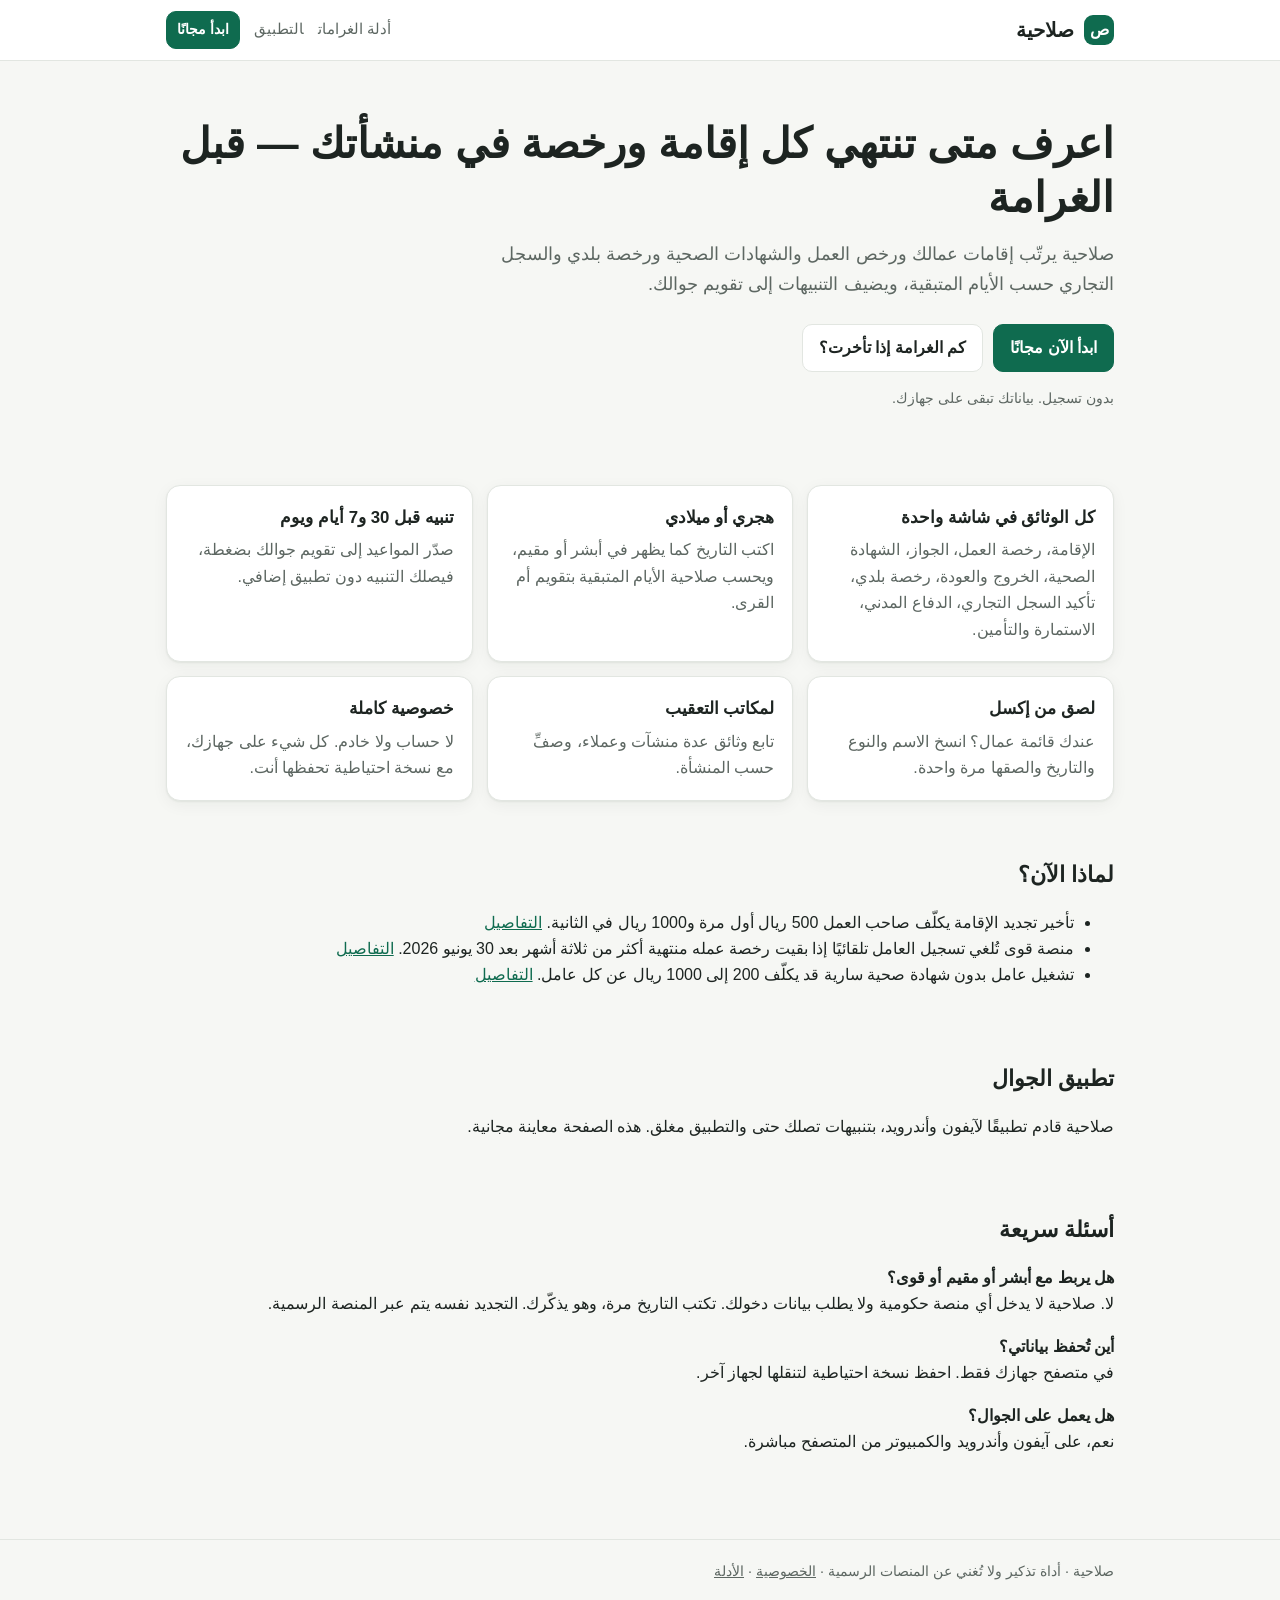
<file: index.html>
<!doctype html>
<html lang="ar" dir="rtl">
<head>
<meta charset="utf-8">
<meta name="viewport" content="width=device-width, initial-scale=1">
<meta http-equiv="Content-Security-Policy" content="default-src 'self'; script-src 'self'; style-src 'self'; img-src 'self' data:; connect-src 'none'; object-src 'none'; base-uri 'none'; form-action 'none'">
<title>صلاحية — برنامج تنبيه انتهاء الإقامات والوثائق للمنشآت</title>
<meta name="description" content="تابع إقامات عمالك ورخص العمل والشهادات الصحية ورخصة بلدي والسجل التجاري في شاشة واحدة، مع تنبيهات في تقويم جوالك قبل الانتهاء. مجاني، وبياناتك تبقى على جهازك.">
<link rel="canonical" href="https://ajxzxn.github.io/salahiya/">
<meta property="og:title" content="صلاحية — قبل أن تنتهي الإقامة وتأتي الغرامة">
<meta property="og:description" content="كل وثائق منشأتك وعمالها مرتبة حسب الأيام المتبقية، مع تنبيهات في التقويم.">
<meta property="og:type" content="website">
<meta property="og:url" content="https://ajxzxn.github.io/salahiya/">
<link rel="icon" href="assets/icon.svg" type="image/svg+xml">
<link rel="stylesheet" href="assets/style.css">
</head>
<body>
<header class="top"><div class="wrap">
  <a class="logo" href="./"><span class="mark" aria-hidden="true">ص</span>صلاحية</a>
  <nav class="top"><a href="guides/" class="hide-sm">أدلة الغرامات</a><a href="#apps" class="hide-sm">التطبيق</a><a class="btn primary small" href="app.html">ابدأ مجانًا</a></nav>
</div></header>

<main class="wrap">
  <section class="hero">
    <h1>اعرف متى تنتهي كل إقامة ورخصة في منشأتك — قبل الغرامة</h1>
    <p class="lead">صلاحية يرتّب إقامات عمالك ورخص العمل والشهادات الصحية ورخصة بلدي والسجل التجاري حسب الأيام المتبقية، ويضيف التنبيهات إلى تقويم جوالك.</p>
    <div class="cta-row"><a class="btn primary" href="app.html">ابدأ الآن مجانًا</a><a class="btn" href="guides/">كم الغرامة إذا تأخرت؟</a></div>
    <p class="note">بدون تسجيل. بياناتك تبقى على جهازك.</p>
  </section>

  <div class="grid3">
    <div class="card"><h3>كل الوثائق في شاشة واحدة</h3><p>الإقامة، رخصة العمل، الجواز، الشهادة الصحية، الخروج والعودة، رخصة بلدي، تأكيد السجل التجاري، الدفاع المدني، الاستمارة والتأمين.</p></div>
    <div class="card"><h3>هجري أو ميلادي</h3><p>اكتب التاريخ كما يظهر في أبشر أو مقيم، ويحسب صلاحية الأيام المتبقية بتقويم أم القرى.</p></div>
    <div class="card"><h3>تنبيه قبل 30 و7 أيام ويوم</h3><p>صدّر المواعيد إلى تقويم جوالك بضغطة، فيصلك التنبيه دون تطبيق إضافي.</p></div>
    <div class="card"><h3>لصق من إكسل</h3><p>عندك قائمة عمال؟ انسخ الاسم والنوع والتاريخ والصقها مرة واحدة.</p></div>
    <div class="card"><h3>لمكاتب التعقيب</h3><p>تابع وثائق عدة منشآت وعملاء، وصفِّ حسب المنشأة.</p></div>
    <div class="card"><h3>خصوصية كاملة</h3><p>لا حساب ولا خادم. كل شيء على جهازك، مع نسخة احتياطية تحفظها أنت.</p></div>
  </div>

  <section class="block">
    <h2>لماذا الآن؟</h2>
    <ul>
      <li>تأخير تجديد الإقامة يكلّف صاحب العمل 500 ريال أول مرة و1000 ريال في الثانية. <a href="guides/iqama-renewal-fine.html">التفاصيل</a></li>
      <li>منصة قوى تُلغي تسجيل العامل تلقائيًا إذا بقيت رخصة عمله منتهية أكثر من ثلاثة أشهر بعد 30 يونيو 2026. <a href="guides/qiwa-expired-work-permit-2026.html">التفاصيل</a></li>
      <li>تشغيل عامل بدون شهادة صحية سارية قد يكلّف 200 إلى 1000 ريال عن كل عامل. <a href="guides/health-certificate-fine.html">التفاصيل</a></li>
    </ul>
  </section>

  <section class="block" id="apps">
    <h2>تطبيق الجوال</h2>
    <p>صلاحية قادم تطبيقًا لآيفون وأندرويد، بتنبيهات تصلك حتى والتطبيق مغلق. هذه الصفحة معاينة مجانية.</p>
  </section>

  <section class="block">
    <h2>أسئلة سريعة</h2>
    <p><b>هل يربط مع أبشر أو مقيم أو قوى؟</b><br>لا. صلاحية لا يدخل أي منصة حكومية ولا يطلب بيانات دخولك. تكتب التاريخ مرة، وهو يذكّرك. التجديد نفسه يتم عبر المنصة الرسمية.</p>
    <p><b>أين تُحفظ بياناتي؟</b><br>في متصفح جهازك فقط. احفظ نسخة احتياطية لتنقلها لجهاز آخر.</p>
    <p><b>هل يعمل على الجوال؟</b><br>نعم، على آيفون وأندرويد والكمبيوتر من المتصفح مباشرة.</p>
  </section>
</main>

<footer class="bottom"><div class="wrap">
  صلاحية · أداة تذكير ولا تُغني عن المنصات الرسمية · <a href="privacy.html">الخصوصية</a> · <a href="guides/">الأدلة</a>
</div></footer>
</body>
</html>
</file>
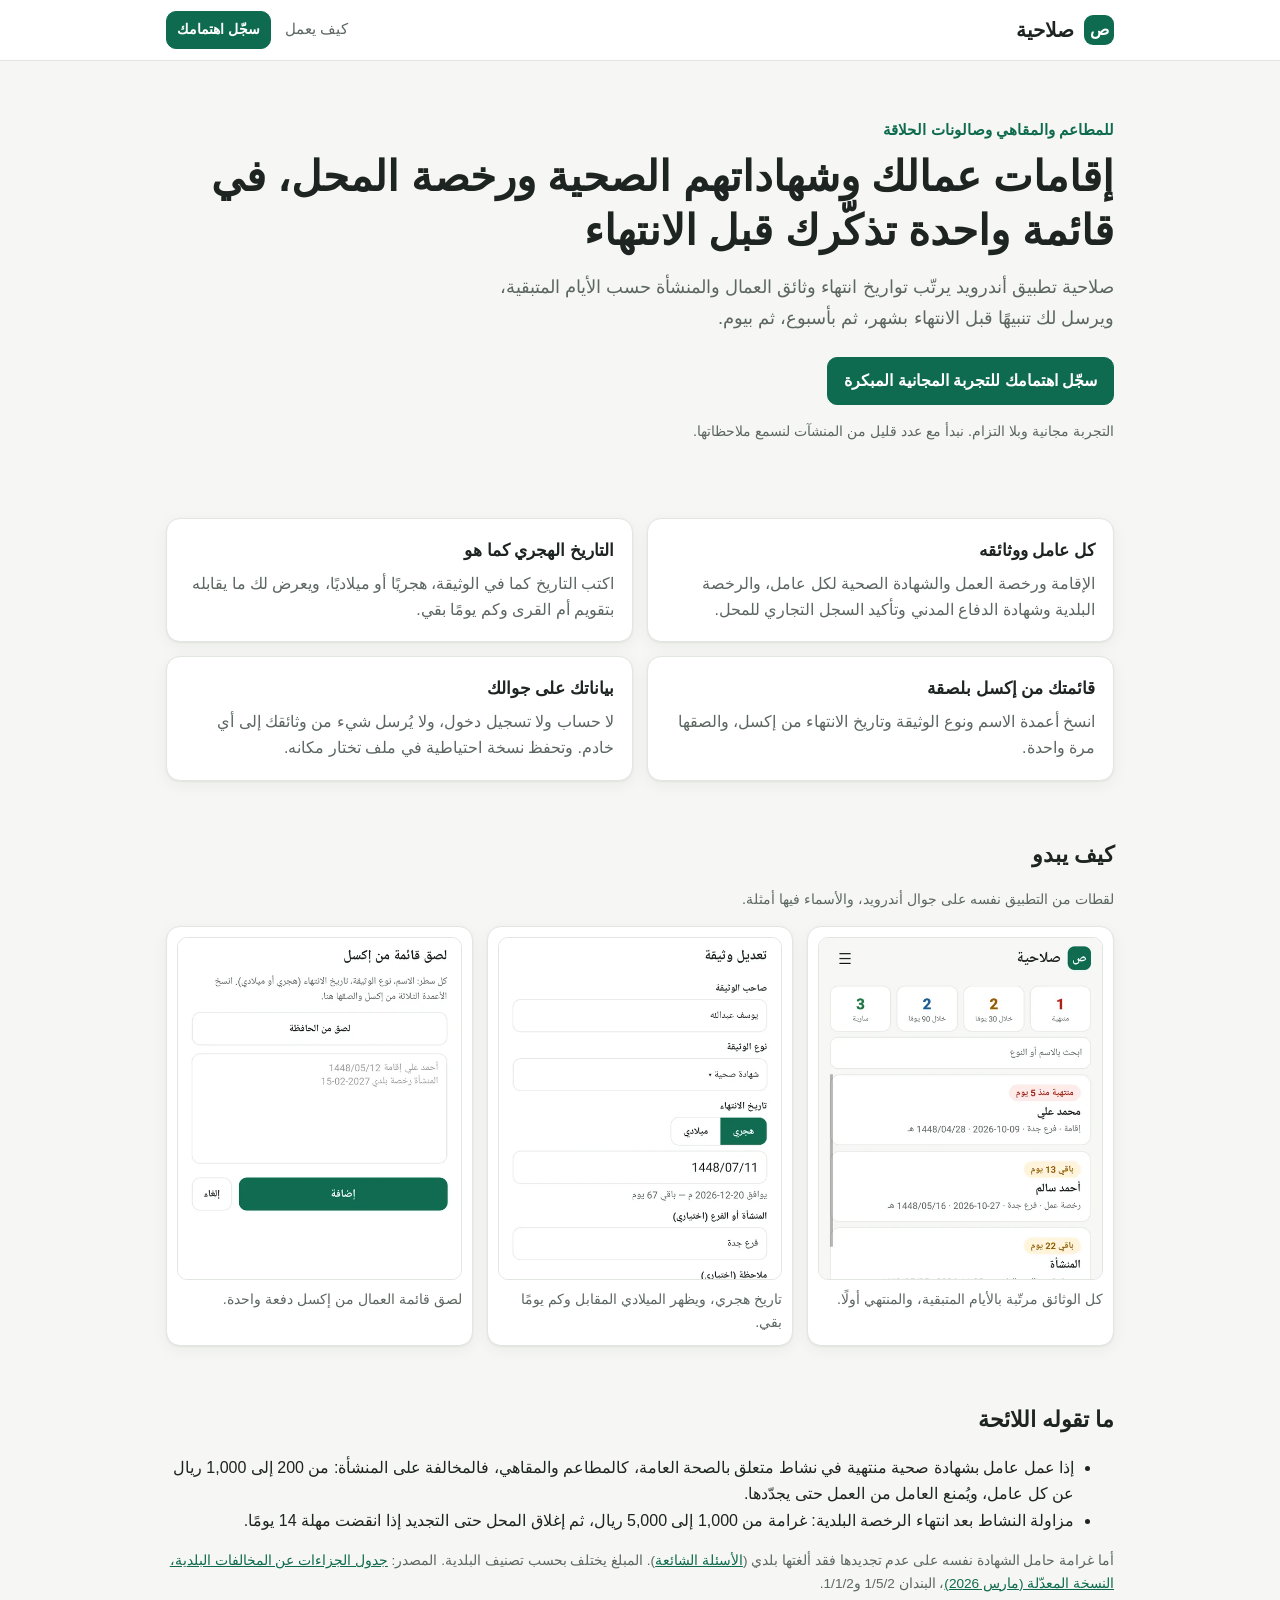
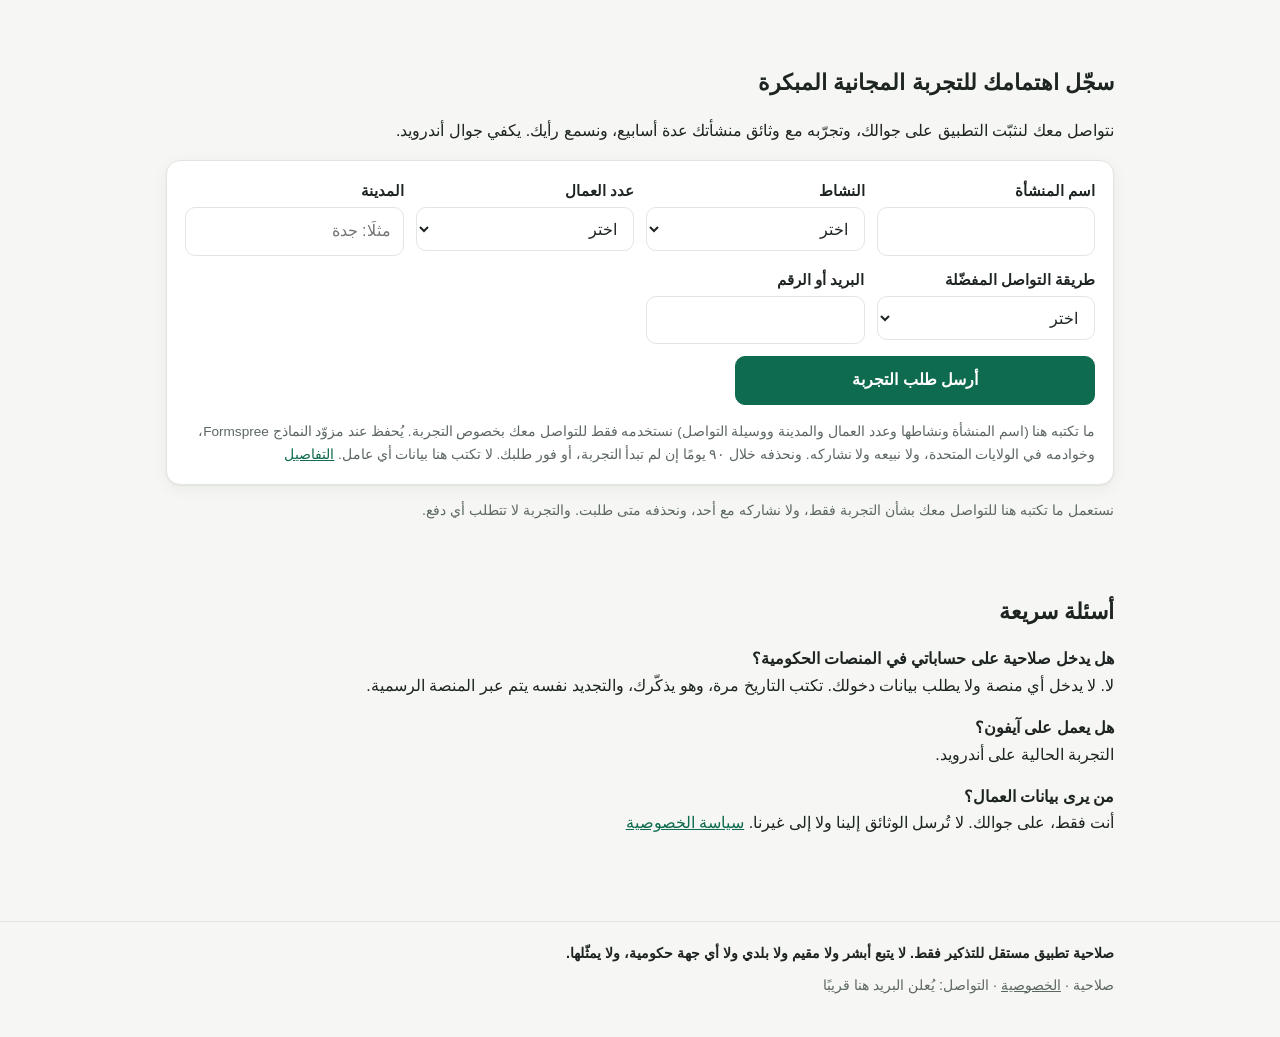
<file: business/index.html>
<!doctype html>
<html lang="ar" dir="rtl">
<head>
<meta charset="utf-8">
<meta name="viewport" content="width=device-width, initial-scale=1">
<meta http-equiv="Content-Security-Policy" content="default-src 'self'; script-src 'self'; style-src 'self'; img-src 'self' data:; connect-src https://formspree.io; object-src 'none'; base-uri 'none'; form-action 'none'">
<title>صلاحية للمنشآت — تجربة مجانية مبكرة</title>
<meta name="description" content="صلاحية تطبيق أندرويد يذكّر المطاعم والمقاهي وصالونات الحلاقة قبل انتهاء إقامات العمال وشهاداتهم الصحية ورخصة المحل. سجّل اهتمامك للتجربة المجانية المبكرة.">
<link rel="canonical" href="https://ajxzxn.github.io/salahiya/business/">
<meta property="og:title" content="صلاحية للمنشآت — تذكير قبل انتهاء وثائق العمال والمحل">
<meta property="og:description" content="قائمة واحدة مرتّبة بالأيام المتبقية، وتنبيه على جوالك قبل الانتهاء. تجربة مجانية مبكرة للمنشآت.">
<meta property="og:type" content="website">
<meta property="og:url" content="https://ajxzxn.github.io/salahiya/business/">
<link rel="icon" href="../assets/icon.svg" type="image/svg+xml">
<link rel="stylesheet" href="../assets/style.css">
<link rel="stylesheet" href="business.css">
<script src="config.js" defer></script>
<script src="audience.js" defer></script>
<script src="form.js" defer></script>
</head>
<body>
<header class="top"><div class="wrap">
  <a class="logo" href="../"><span class="mark" aria-hidden="true">ص</span>صلاحية</a>
  <nav class="top"><a href="#demo" class="hide-sm">كيف يعمل</a><a class="btn primary small" href="#join">سجّل اهتمامك</a></nav>
</div></header>

<main class="wrap">
  <section class="hero">
    <p class="eyebrow" data-moaqqib="للمعقّبين ومكاتب الخدمات العامة">للمطاعم والمقاهي وصالونات الحلاقة</p>
    <h1 data-moaqqib="وثائق عمال كل عملائك في قائمة واحدة، فلا يفوتك موعد تجديد">إقامات عمالك وشهاداتهم الصحية ورخصة المحل، في قائمة واحدة تذكّرك قبل الانتهاء</h1>
    <p class="lead" data-moaqqib="صلاحية تطبيق أندرويد يرتّب إقامات عمال المنشآت التي تخدمها ورخصهم وشهاداتهم بحسب الأيام المتبقية، ويذكّرك قبل الانتهاء بشهر ثم بأسبوع ثم بيوم، فتكلّم عميلك عن التجديد في وقته.">صلاحية تطبيق أندرويد يرتّب تواريخ انتهاء وثائق العمال والمنشأة حسب الأيام المتبقية، ويرسل لك تنبيهًا قبل الانتهاء بشهر، ثم بأسبوع، ثم بيوم.</p>
    <div class="cta-row"><a class="btn primary" href="#join">سجّل اهتمامك للتجربة المجانية المبكرة</a></div>
    <p class="note" data-moaqqib="التجربة مجانية وبلا التزام. نبدأ مع عدد قليل من المكاتب لنسمع ملاحظاتها.">التجربة مجانية وبلا التزام. نبدأ مع عدد قليل من المنشآت لنسمع ملاحظاتها.</p>
  </section>

  <div class="grid3 grid2">
    <div class="card"><h3 data-moaqqib="كل عميل ووثائقه">كل عامل ووثائقه</h3><p data-moaqqib="اكتب اسم المنشأة مع كل وثيقة، وابحث باسمها لترى وثائق عمالها وحدها: الإقامة ورخصة العمل والشهادة الصحية، ورخص المحل نفسه.">الإقامة ورخصة العمل والشهادة الصحية لكل عامل، والرخصة البلدية وشهادة الدفاع المدني وتأكيد السجل التجاري للمحل.</p></div>
    <div class="card"><h3>التاريخ الهجري كما هو</h3><p>اكتب التاريخ كما في الوثيقة، هجريًا أو ميلاديًا، ويعرض لك ما يقابله بتقويم أم القرى وكم يومًا بقي.</p></div>
    <div class="card"><h3>قائمتك من إكسل بلصقة</h3><p>انسخ أعمدة الاسم ونوع الوثيقة وتاريخ الانتهاء من إكسل، والصقها مرة واحدة.</p></div>
    <div class="card"><h3>بياناتك على جوالك</h3><p>لا حساب ولا تسجيل دخول، ولا يُرسل شيء من وثائقك إلى أي خادم. وتحفظ نسخة احتياطية في ملف تختار مكانه.</p></div>
  </div>

  <section class="block" id="demo">
    <h2>كيف يبدو</h2>
    <p class="note">لقطات من التطبيق نفسه على جوال أندرويد، والأسماء فيها أمثلة.</p>
    <div class="shots">
      <figure><img src="img/list.webp" width="540" height="650" alt="الشاشة الرئيسية: عدد الوثائق المنتهية وما ينتهي خلال 30 و90 يومًا، وقائمة مرتّبة بالأيام المتبقية"><figcaption>كل الوثائق مرتّبة بالأيام المتبقية، والمنتهي أولًا.</figcaption></figure>
      <figure><img src="img/hijri.webp" width="540" height="650" alt="إضافة شهادة صحية بتاريخ هجري، ويظهر تحته التاريخ الميلادي المقابل وعدد الأيام الباقية"><figcaption>تاريخ هجري، ويظهر الميلادي المقابل وكم يومًا بقي.</figcaption></figure>
      <figure><img src="img/paste.webp" width="540" height="650" alt="شاشة لصق قائمة من إكسل: الاسم ونوع الوثيقة وتاريخ الانتهاء في كل سطر"><figcaption>لصق قائمة العمال من إكسل دفعة واحدة.</figcaption></figure>
    </div>
  </section>

  <section class="block" data-hide-for="moaqqib">
    <h2>ما تقوله اللائحة</h2>
    <ul>
      <li>إذا عمل عامل بشهادة صحية منتهية في نشاط متعلق بالصحة العامة، كالمطاعم والمقاهي، فالمخالفة على المنشأة: من 200 إلى 1,000 ريال عن كل عامل، ويُمنع العامل من العمل حتى يجدّدها.</li>
      <li>مزاولة النشاط بعد انتهاء الرخصة البلدية: غرامة من 1,000 إلى 5,000 ريال، ثم إغلاق المحل حتى التجديد إذا انقضت مهلة 14 يومًا.</li>
    </ul>
    <p class="src">أما غرامة حامل الشهادة نفسه على عدم تجديدها فقد ألغتها بلدي (<a href="https://balady.gov.sa/ar/help-and-support/faq-list?page=48" rel="nofollow noopener" target="_blank">الأسئلة الشائعة</a>). المبلغ يختلف بحسب تصنيف البلدية. المصدر: <a href="https://momah.gov.sa/sites/default/files/2026-03/jdwl%20aljzaat%20%60n%20almkhalfat%20albldyt%20-%20m%60dl4.pdf" rel="nofollow noopener" target="_blank">جدول الجزاءات عن المخالفات البلدية، النسخة المعدّلة (مارس 2026)</a>، البندان 1/5/2 و1/1/2.</p>
  </section>

  <section class="block" id="join">
    <h2>سجّل اهتمامك للتجربة المجانية المبكرة</h2>
    <p data-moaqqib="نتواصل معك لنثبّت التطبيق على جوالك، وتجرّبه مع وثائق عملائك عدة أسابيع، ونسمع رأيك. يكفي جوال أندرويد.">نتواصل معك لنثبّت التطبيق على جوالك، وتجرّبه مع وثائق منشأتك عدة أسابيع، ونسمع رأيك. يكفي جوال أندرويد.</p>

    <div class="card form-card">
      <form id="interest" class="form" novalidate>
        <div>
          <label for="f-name" data-moaqqib="اسم المكتب">اسم المنشأة</label>
          <input id="f-name" name="business_name" type="text" autocomplete="organization" maxlength="120" required>
        </div>
        <div>
          <label for="f-seg">النشاط</label>
          <select id="f-seg" name="segment" required>
            <option value="">اختر</option>
            <option>مطعم أو مقهى أو مخبز</option>
            <option>صالون حلاقة أو تجميل</option>
            <option>مقاولات</option>
            <option>مكتب تعقيب أو موارد بشرية</option>
            <option>نشاط آخر</option>
          </select>
        </div>
        <div>
          <label for="f-workers" data-moaqqib="عدد العمال الذين تتابع وثائقهم">عدد العمال</label>
          <select id="f-workers" name="workers" required>
            <option value="">اختر</option>
            <option>1 إلى 5</option>
            <option>6 إلى 20</option>
            <option>21 إلى 49</option>
            <option>50 إلى 200</option>
            <option>أكثر من 200</option>
          </select>
        </div>
        <div>
          <label for="f-city">المدينة</label>
          <input id="f-city" name="city" type="text" autocomplete="address-level2" maxlength="60" placeholder="مثلًا: جدة" required>
        </div>
        <div>
          <label for="f-method">طريقة التواصل المفضّلة</label>
          <select id="f-method" name="contact_method" required>
            <option value="">اختر</option>
            <option>بريد إلكتروني</option>
            <option>اتصال هاتفي</option>
            <option>واتساب الأعمال</option>
          </select>
        </div>
        <div>
          <label for="f-contact">البريد أو الرقم</label>
          <input id="f-contact" name="contact" type="text" inputmode="email" autocomplete="email" maxlength="120" dir="ltr" required>
        </div>
        <input type="hidden" name="audience" id="f-audience" value="business">
        <div class="hp" aria-hidden="true">
          <label for="f-gotcha">اترك هذا الحقل فارغًا</label>
          <input id="f-gotcha" name="_gotcha" type="text" tabindex="-1" autocomplete="off">
        </div>
        <div class="full">
          <button class="btn primary" id="f-submit" type="submit">أرسل طلب التجربة</button>
          <p class="hint" id="f-msg" role="status" aria-live="polite"></p>
          <p class="hint">ما تكتبه هنا (اسم المنشأة ونشاطها وعدد العمال والمدينة ووسيلة التواصل) نستخدمه فقط للتواصل معك بخصوص التجربة.
            يُحفظ عند مزوّد النماذج Formspree، وخوادمه في الولايات المتحدة، ولا نبيعه ولا نشاركه.
            ونحذفه خلال ٩٠ يومًا إن لم تبدأ التجربة، أو فور طلبك. لا تكتب هنا بيانات أي عامل.
            <a href="../privacy.html#interest">التفاصيل</a></p>
        </div>
      </form>
      <div id="link-mode" class="link-mode" hidden>
        <p>التسجيل في نموذج قصير يفتح في صفحة مستقلة.</p>
        <a class="btn primary" id="link-btn" href="#" rel="noopener" target="_blank">افتح نموذج التسجيل</a>
      </div>
      <noscript><p class="note">النموذج يحتاج تفعيل جافاسكربت في المتصفح.</p></noscript>
    </div>
    <p class="note">نستعمل ما تكتبه هنا للتواصل معك بشأن التجربة فقط، ولا نشاركه مع أحد، ونحذفه متى طلبت. والتجربة لا تتطلب أي دفع.</p>
  </section>

  <section class="block">
    <h2>أسئلة سريعة</h2>
    <p><b>هل يدخل صلاحية على حساباتي في المنصات الحكومية؟</b><br>لا. لا يدخل أي منصة ولا يطلب بيانات دخولك. تكتب التاريخ مرة، وهو يذكّرك، والتجديد نفسه يتم عبر المنصة الرسمية.</p>
    <p><b>هل يعمل على آيفون؟</b><br>التجربة الحالية على أندرويد.</p>
    <p><b>من يرى بيانات العمال؟</b><br>أنت فقط، على جوالك. لا تُرسل الوثائق إلينا ولا إلى غيرنا. <a href="../privacy.html">سياسة الخصوصية</a></p>
  </section>
</main>

<footer class="bottom"><div class="wrap">
  <p class="disclaimer">صلاحية تطبيق مستقل للتذكير فقط. لا يتبع أبشر ولا مقيم ولا بلدي ولا أي جهة حكومية، ولا يمثّلها.</p>
  صلاحية · <a href="../privacy.html">الخصوصية</a> · <span id="contact-line">التواصل: يُعلن البريد هنا قريبًا</span>
</div></footer>
</body>
</html>
</file>
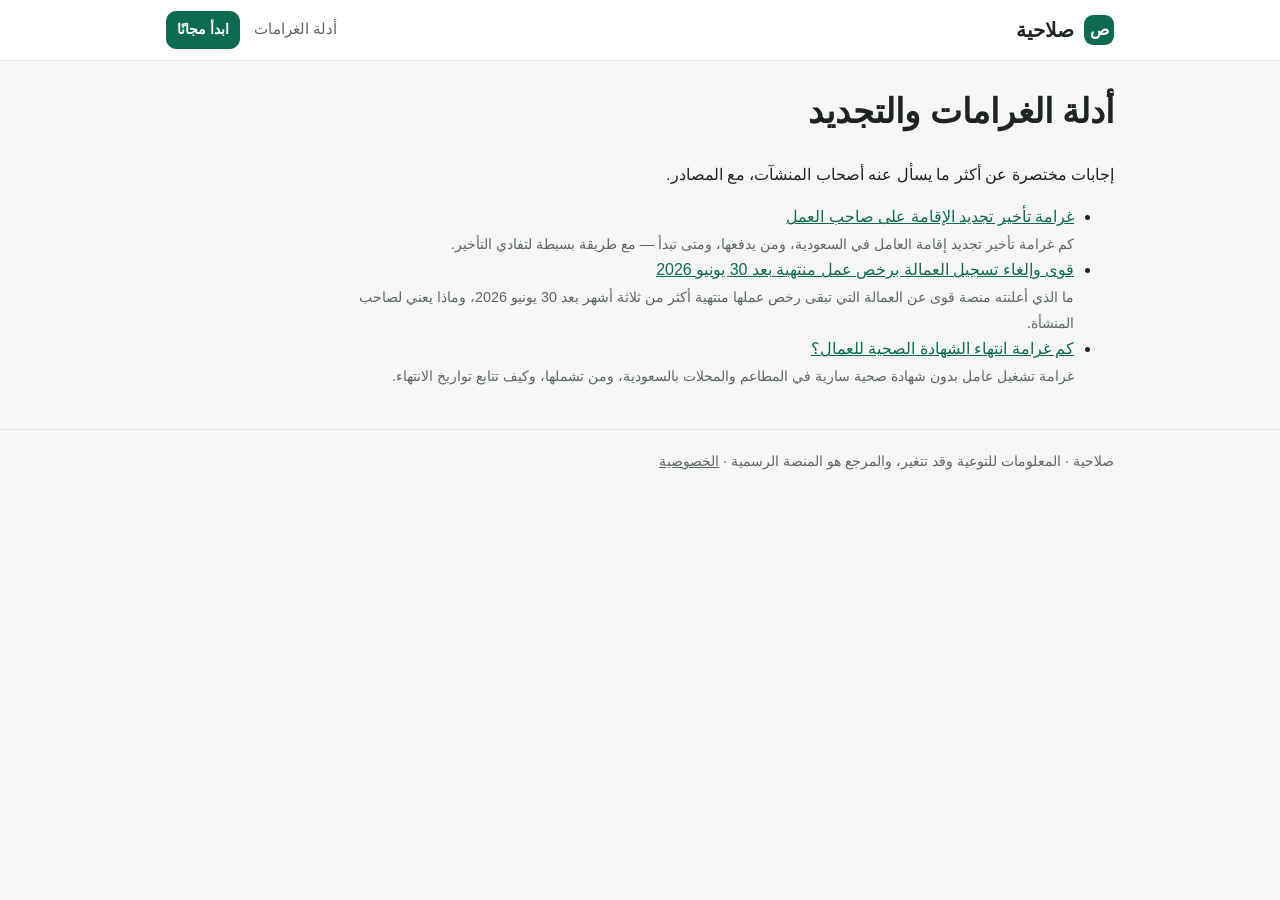
<file: guides/index.html>
<!doctype html>
<html lang="ar" dir="rtl">
<head>
<meta charset="utf-8">
<meta name="viewport" content="width=device-width, initial-scale=1">
<meta http-equiv="Content-Security-Policy" content="default-src 'self'; script-src 'self'; style-src 'self'; img-src 'self' data:; connect-src 'none'; object-src 'none'; base-uri 'none'; form-action 'none'">
<title>أدلة غرامات تأخير تجديد الإقامة والرخص والشهادات الصحية | صلاحية</title>
<meta name="description" content="غرامات تأخير تجديد الإقامة ورخصة العمل والشهادة الصحية في السعودية، مع المصادر.">
<link rel="canonical" href="https://ajxzxn.github.io/salahiya/guides/">
<link rel="icon" href="../assets/icon.svg" type="image/svg+xml">
<link rel="stylesheet" href="../assets/style.css">
</head>
<body>
<header class="top"><div class="wrap">
  <a class="logo" href="../"><span class="mark" aria-hidden="true">ص</span>صلاحية</a>
  <nav class="top"><a href="../guides/" class="hide-sm">أدلة الغرامات</a><a class="btn primary small" href="../app.html">ابدأ مجانًا</a></nav>
</div></header>
<main class="wrap"><article class="guide">
<h1>أدلة الغرامات والتجديد</h1><p>إجابات مختصرة عن أكثر ما يسأل عنه أصحاب المنشآت، مع المصادر.</p><ul><li><a href="iqama-renewal-fine.html">غرامة تأخير تجديد الإقامة على صاحب العمل</a><br><span class="note">كم غرامة تأخير تجديد إقامة العامل في السعودية، ومن يدفعها، ومتى تبدأ — مع طريقة بسيطة لتفادي التأخير.</span></li><li><a href="qiwa-expired-work-permit-2026.html">قوى وإلغاء تسجيل العمالة برخص عمل منتهية بعد 30 يونيو 2026</a><br><span class="note">ما الذي أعلنته منصة قوى عن العمالة التي تبقى رخص عملها منتهية أكثر من ثلاثة أشهر بعد 30 يونيو 2026، وماذا يعني لصاحب المنشأة.</span></li><li><a href="health-certificate-fine.html">كم غرامة انتهاء الشهادة الصحية للعمال؟</a><br><span class="note">غرامة تشغيل عامل بدون شهادة صحية سارية في المطاعم والمحلات بالسعودية، ومن تشملها، وكيف تتابع تواريخ الانتهاء.</span></li></ul>
</article></main>
<footer class="bottom"><div class="wrap">صلاحية · المعلومات للتوعية وقد تتغير، والمرجع هو المنصة الرسمية · <a href="../privacy.html">الخصوصية</a></div></footer>
</body>
</html>
</file>
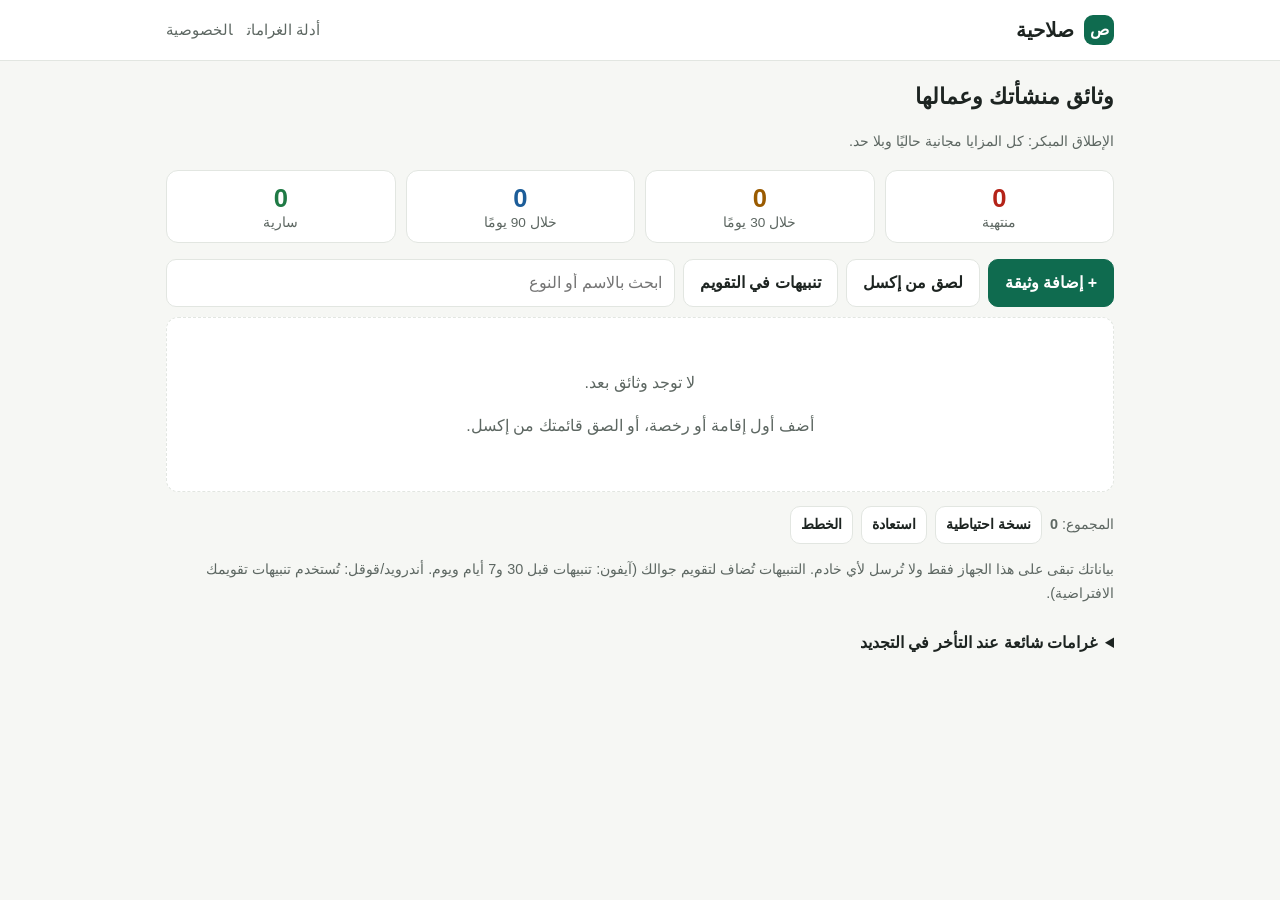
<file: app.html>
<!doctype html>
<html lang="ar" dir="rtl">
<head>
<meta charset="utf-8">
<meta name="viewport" content="width=device-width, initial-scale=1">
<meta http-equiv="Content-Security-Policy" content="default-src 'self'; script-src 'self'; style-src 'self'; img-src 'self' data:; connect-src 'none'; object-src 'none'; base-uri 'none'; form-action 'none'">
<meta name="referrer" content="no-referrer">
<meta name="robots" content="noindex">
<title>صلاحية — لوحة الوثائق</title>
<link rel="icon" href="assets/icon.svg" type="image/svg+xml">
<link rel="stylesheet" href="assets/style.css">
</head>
<body>
<header class="top"><div class="wrap">
  <a class="logo" href="./"><span class="mark" aria-hidden="true">ص</span>صلاحية</a>
  <nav class="top"><a href="guides/" class="hide-sm">أدلة الغرامات</a><a href="privacy.html">الخصوصية</a></nav>
</div></header>

<main class="wrap" id="app-root">
  <div class="banner test" id="test-banner" hidden>وضع الدفع التجريبي — لا بوابة دفع حقيقية ولا يُخصم أي مبلغ.</div>
  <div class="banner warn" id="storage-warn" hidden>متصفحك لا يسمح بالحفظ على هذا الجهاز. احفظ نسخة احتياطية قبل الإغلاق.</div>

  <h1 class="app-h1">وثائق منشأتك وعمالها</h1>
  <p class="note" id="plan-line"></p>

  <div class="stats" role="group" aria-label="تصفية حسب الحالة">
    <button type="button" class="stat expired" data-f="expired" aria-pressed="false"><b id="c-expired">0</b><span>منتهية</span></button>
    <button type="button" class="stat soon" data-f="soon" aria-pressed="false"><b id="c-soon">0</b><span>خلال 30 يومًا</span></button>
    <button type="button" class="stat mid" data-f="mid" aria-pressed="false"><b id="c-mid">0</b><span>خلال 90 يومًا</span></button>
    <button type="button" class="stat valid" data-f="valid" aria-pressed="false"><b id="c-valid">0</b><span>سارية</span></button>
  </div>

  <div class="toolbar">
    <button class="btn primary" id="btn-add" type="button">+ إضافة وثيقة</button>
    <button class="btn" id="btn-bulk" type="button">لصق من إكسل</button>
    <button class="btn" id="btn-ics" type="button">تنبيهات في التقويم</button>
    <input type="search" id="search" placeholder="ابحث بالاسم أو النوع" aria-label="بحث">
  </div>

  <div class="list" id="list" aria-live="polite"></div>

  <div class="toolbar mt">
    <span class="note">المجموع: <b id="total">0</b></span>
    <button class="btn small" id="btn-backup" type="button">نسخة احتياطية</button>
    <button class="btn small" id="btn-restore" type="button">استعادة</button>
    <input type="file" id="file-restore" accept="application/json,.json" hidden>
    <button class="btn small" id="btn-upgrade" type="button">الخطط</button>
  </div>
  <p class="note">بياناتك تبقى على هذا الجهاز فقط ولا تُرسل لأي خادم. التنبيهات تُضاف لتقويم جوالك (آيفون: تنبيهات قبل 30 و7 أيام ويوم. أندرويد/قوقل: تُستخدم تنبيهات تقويمك الافتراضية).</p>

  <details class="fines">
    <summary>غرامات شائعة عند التأخر في التجديد</summary>
    <table class="fines">
      <tr><th>الوثيقة</th><th>ما ورد في المصادر</th></tr>
      <tr><td>الإقامة</td><td>500 ريال أول مرة، 1000 ريال ثاني مرة، وقد يصل للترحيل في الثالثة. يتحملها صاحب العمل.</td></tr>
      <tr><td>رخصة العمل</td><td>قوى: إلغاء تسجيل العامل تلقائيًا إذا بقيت رخصته منتهية أكثر من ثلاثة أشهر بعد 30 يونيو 2026.</td></tr>
      <tr><td>الشهادة الصحية</td><td>200 إلى 1000 ريال عن كل عامل بدون شهادة صحية سارية، مع منعه من العمل حتى يحصل عليها.</td></tr>
      <tr><td>السجل التجاري</td><td>عدم التأكيد السنوي خلال 90 يومًا يؤدي لإنذار ثم تعليق السجل.</td></tr>
    </table>
    <p class="src">المبالغ من مصادر إخبارية وقانونية منشورة وقد تتغير. تحقق دائمًا من المنصة الرسمية (أبشر، مقيم، قوى، بلدي، المركز السعودي للأعمال). التفاصيل والمصادر في <a href="guides/">الأدلة</a>.</p>
  </details>
</main>

<dialog id="dlg-doc" aria-labelledby="dlg-title"><form class="dlg" id="form-doc" novalidate>
  <h2 id="dlg-title">إضافة وثيقة</h2>
  <div class="form">
    <div><label for="f-holder">صاحب الوثيقة</label><input id="f-holder" maxlength="80" placeholder="اسم العامل، أو اتركه للمنشأة" autocomplete="off"></div>
    <div><label for="f-type">نوع الوثيقة</label><select id="f-type"></select></div>
    <div class="full"><label for="f-date">تاريخ الانتهاء</label>
      <div class="date-row">
        <div class="seg" id="cal-seg" role="group" aria-label="نوع التقويم"><button type="button" data-cal="g" aria-pressed="true">ميلادي</button><button type="button" data-cal="h" aria-pressed="false">هجري</button></div>
        <input id="f-date" dir="ltr" class="date-in" inputmode="numeric" autocomplete="off" required>
      </div>
      <div class="hint" id="date-hint" aria-live="polite"></div></div>
    <div><label for="f-est">المنشأة / الفرع (اختياري)</label><input id="f-est" maxlength="80" autocomplete="off"></div>
    <div><label for="f-note">ملاحظة (اختياري)</label><input id="f-note" maxlength="160" autocomplete="off"></div>
  </div>
  <div class="dlg-actions"><button class="btn primary" type="submit">حفظ</button><button class="btn" type="button" data-close>إلغاء</button></div>
</form></dialog>

<dialog id="dlg-bulk" aria-labelledby="bulk-title"><div class="dlg">
  <h2 id="bulk-title">لصق قائمة من إكسل</h2>
  <p class="note">كل سطر: الاسم، نوع الوثيقة، تاريخ الانتهاء (ميلادي أو هجري). انسخ الأعمدة الثلاثة من إكسل والصقها هنا.</p>
  <textarea id="bulk-text" placeholder="أحمد علي	إقامة	1448/05/12&#10;محمد رفيق	شهادة صحية	2026-12-01&#10;المنشأة	رخصة بلدي	2027-02-15"></textarea>
  <div class="hint" id="bulk-hint"></div>
  <div class="dlg-actions"><button class="btn primary" type="button" id="bulk-go">إضافة</button><button class="btn" type="button" data-close>إلغاء</button></div>
</div></dialog>

<dialog id="dlg-up" aria-labelledby="up-title"><div class="dlg">
  <h2 id="up-title">خطط صلاحية</h2>
  <p class="banner info" id="up-limit" hidden>وصلت حد الخطة المجانية (10 وثائق). رقِّ خطتك لتضيف بلا حد.</p>
  <div class="price">
    <div class="card"><h3>المنشأة</h3><div class="amount">199 ريال <span class="note">/ سنة</span></div><ul><li>وثائق بلا حد</li><li>تنبيهات التقويم</li></ul>
      <button class="btn primary" type="button" data-buy="pro" id="buy-pro" hidden>ادفع (تجريبي)</button></div>
    <div class="card"><h3>مكتب التعقيب</h3><div class="amount">499 ريال <span class="note">/ سنة</span></div><ul><li>عدة منشآت وعملاء</li><li>تصفية حسب المنشأة</li></ul>
      <button class="btn primary" type="button" data-buy="office" id="buy-office" hidden>ادفع (تجريبي)</button></div>
  </div>
  <p class="note" id="up-soon">الدفع الإلكتروني يُفعَّل قريبًا. خلال الإطلاق المبكر كل المزايا مجانية.</p>
  <div id="up-live" hidden>
    <label for="lic-input" class="mt">لديك مفتاح ترخيص؟</label>
    <input id="lic-input" autocomplete="off" spellcheck="false" placeholder="SLH1....">
    <div class="hint" id="lic-hint"></div>
    <button class="btn" type="button" id="lic-apply">تفعيل</button>
  </div>
  <div class="dlg-actions"><button class="btn" type="button" data-close>إغلاق</button></div>
</div></dialog>

<div class="toast" id="toast" role="status" aria-live="polite"></div>
<script src="assets/app.js"></script>
</body>
</html>
</file>
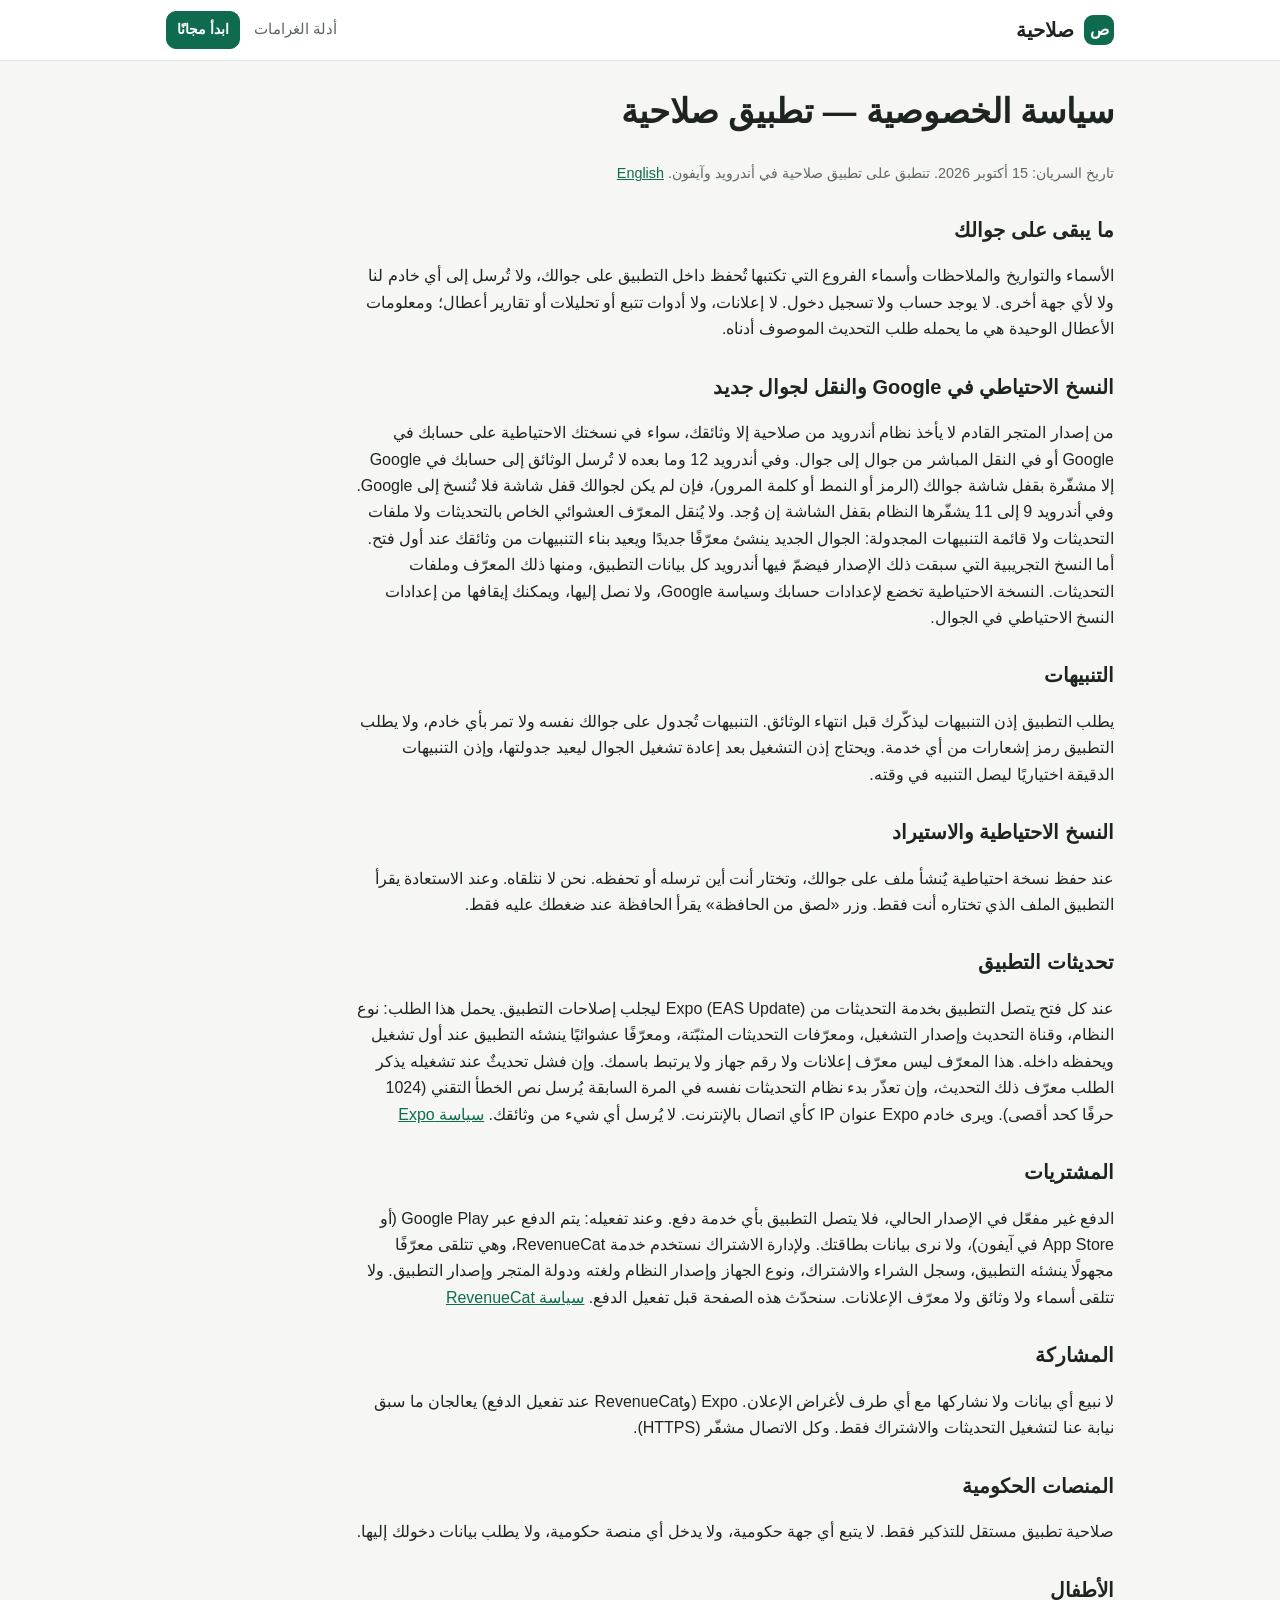
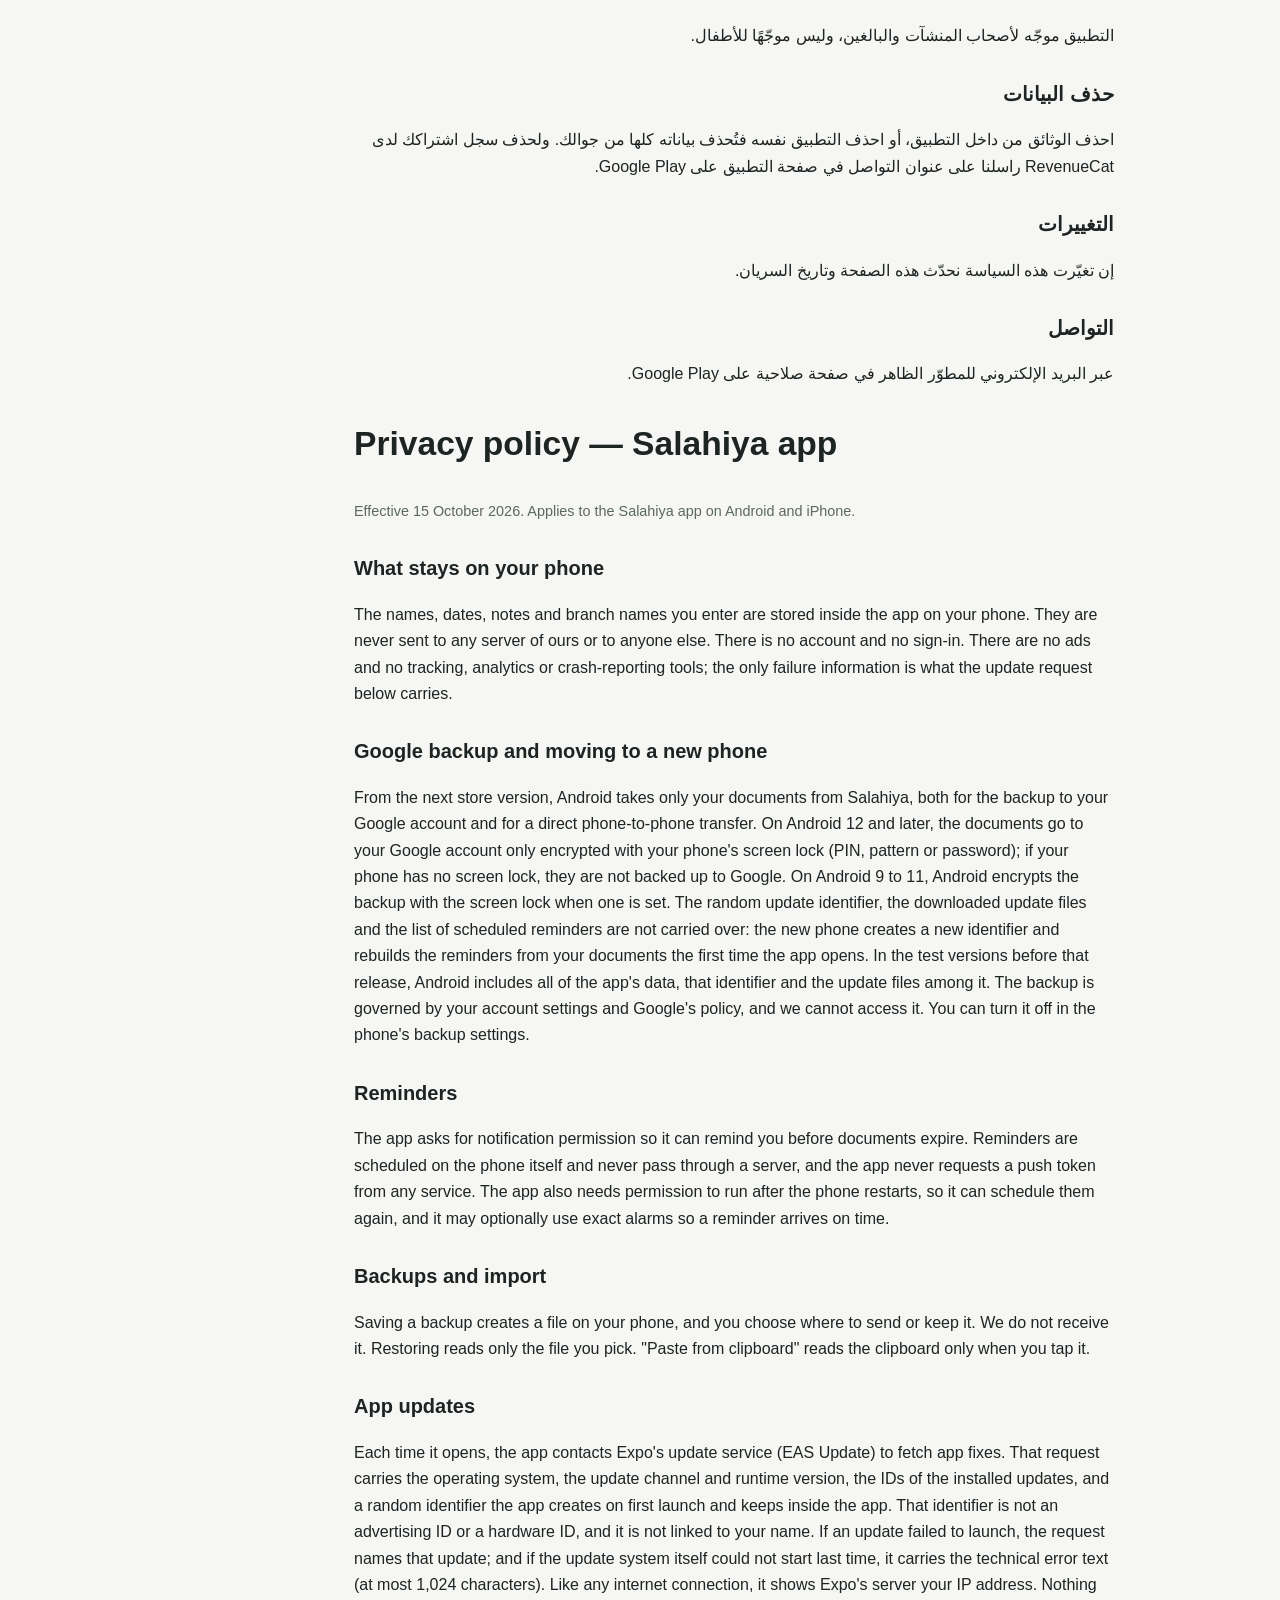
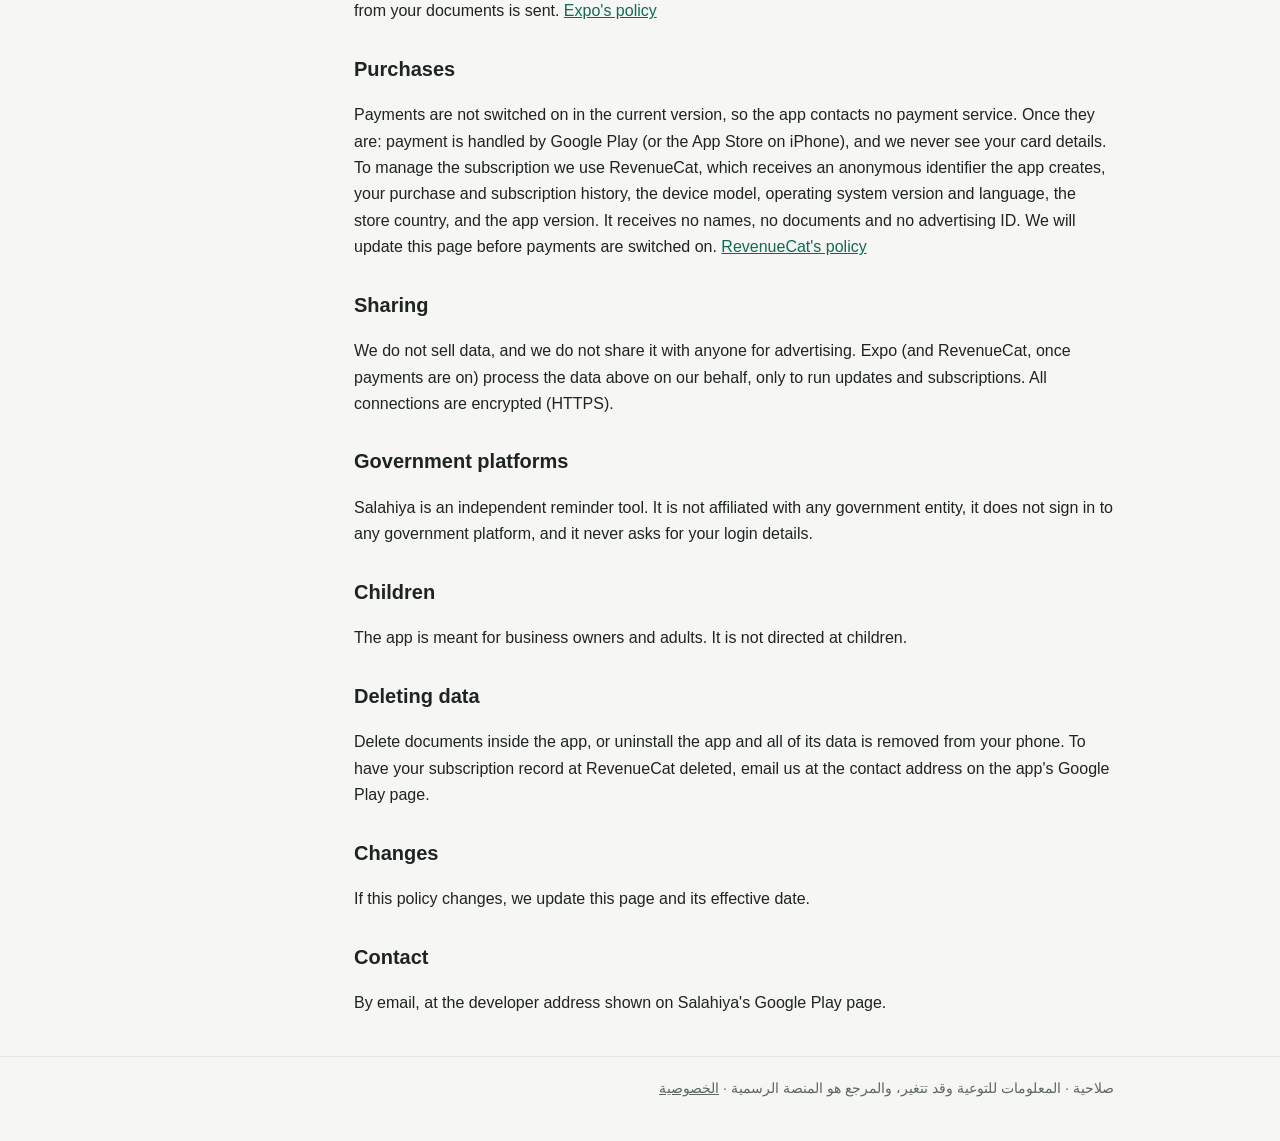
<file: privacy.html>
<!doctype html>
<html lang="ar" dir="rtl">
<head>
<meta charset="utf-8">
<meta name="viewport" content="width=device-width, initial-scale=1">
<meta http-equiv="Content-Security-Policy" content="default-src 'self'; script-src 'self'; style-src 'self'; img-src 'self' data:; connect-src 'none'; object-src 'none'; base-uri 'none'; form-action 'none'">
<title>الخصوصية | صلاحية</title>
<meta name="description" content="بياناتك في صلاحية تبقى على جهازك ولا تُرسل لأي خادم.">
<link rel="canonical" href="https://ajxzxn.github.io/salahiya/privacy.html">
<link rel="icon" href="assets/icon.svg" type="image/svg+xml">
<link rel="stylesheet" href="assets/style.css">
</head>
<body>
<header class="top"><div class="wrap">
  <a class="logo" href=""><span class="mark" aria-hidden="true">ص</span>صلاحية</a>
  <nav class="top"><a href="guides/" class="hide-sm">أدلة الغرامات</a><a class="btn primary small" href="app.html">ابدأ مجانًا</a></nav>
</div></header>
<main class="wrap"><article class="guide">
<h1>سياسة الخصوصية — تطبيق صلاحية</h1><p class="note">تاريخ السريان: 15 أكتوبر 2026. تنطبق على تطبيق صلاحية في أندرويد وآيفون. <a href="#en">English</a></p><h2>ما يبقى على جوالك</h2><p>الأسماء والتواريخ والملاحظات وأسماء الفروع التي تكتبها تُحفظ داخل التطبيق على جوالك، ولا تُرسل إلى أي خادم لنا ولا لأي جهة أخرى. لا يوجد حساب ولا تسجيل دخول. لا إعلانات، ولا أدوات تتبع أو تحليلات أو تقارير أعطال؛ ومعلومات الأعطال الوحيدة هي ما يحمله طلب التحديث الموصوف أدناه.</p><h2>النسخ الاحتياطي في Google والنقل لجوال جديد</h2><p>من إصدار المتجر القادم لا يأخذ نظام أندرويد من صلاحية إلا وثائقك، سواء في نسختك الاحتياطية على حسابك في Google أو في النقل المباشر من جوال إلى جوال. وفي أندرويد 12 وما بعده لا تُرسل الوثائق إلى حسابك في Google إلا مشفّرة بقفل شاشة جوالك (الرمز أو النمط أو كلمة المرور)، فإن لم يكن لجوالك قفل شاشة فلا تُنسخ إلى Google. وفي أندرويد 9 إلى 11 يشفّرها النظام بقفل الشاشة إن وُجد. ولا يُنقل المعرّف العشوائي الخاص بالتحديثات ولا ملفات التحديثات ولا قائمة التنبيهات المجدولة: الجوال الجديد ينشئ معرّفًا جديدًا ويعيد بناء التنبيهات من وثائقك عند أول فتح. أما النسخ التجريبية التي سبقت ذلك الإصدار فيضمّ فيها أندرويد كل بيانات التطبيق، ومنها ذلك المعرّف وملفات التحديثات. النسخة الاحتياطية تخضع لإعدادات حسابك وسياسة Google، ولا نصل إليها، ويمكنك إيقافها من إعدادات النسخ الاحتياطي في الجوال.</p><h2>التنبيهات</h2><p>يطلب التطبيق إذن التنبيهات ليذكّرك قبل انتهاء الوثائق. التنبيهات تُجدول على جوالك نفسه ولا تمر بأي خادم، ولا يطلب التطبيق رمز إشعارات من أي خدمة. ويحتاج إذن التشغيل بعد إعادة تشغيل الجوال ليعيد جدولتها، وإذن التنبيهات الدقيقة اختياريًا ليصل التنبيه في وقته.</p><h2>النسخ الاحتياطية والاستيراد</h2><p>عند حفظ نسخة احتياطية يُنشأ ملف على جوالك، وتختار أنت أين ترسله أو تحفظه. نحن لا نتلقاه. وعند الاستعادة يقرأ التطبيق الملف الذي تختاره أنت فقط. وزر «لصق من الحافظة» يقرأ الحافظة عند ضغطك عليه فقط.</p><h2>تحديثات التطبيق</h2><p>عند كل فتح يتصل التطبيق بخدمة التحديثات من Expo (EAS Update) ليجلب إصلاحات التطبيق. يحمل هذا الطلب: نوع النظام، وقناة التحديث وإصدار التشغيل، ومعرّفات التحديثات المثبّتة، ومعرّفًا عشوائيًا ينشئه التطبيق عند أول تشغيل ويحفظه داخله. هذا المعرّف ليس معرّف إعلانات ولا رقم جهاز ولا يرتبط باسمك. وإن فشل تحديثٌ عند تشغيله يذكر الطلب معرّف ذلك التحديث، وإن تعذّر بدء نظام التحديثات نفسه في المرة السابقة يُرسل نص الخطأ التقني (1024 حرفًا كحد أقصى). ويرى خادم Expo عنوان IP كأي اتصال بالإنترنت. لا يُرسل أي شيء من وثائقك. <a href="https://expo.dev/privacy" rel="nofollow noopener" target="_blank">سياسة Expo</a></p><h2>المشتريات</h2><p>الدفع غير مفعّل في الإصدار الحالي، فلا يتصل التطبيق بأي خدمة دفع. وعند تفعيله: يتم الدفع عبر Google Play (أو App Store في آيفون)، ولا نرى بيانات بطاقتك. ولإدارة الاشتراك نستخدم خدمة RevenueCat، وهي تتلقى معرّفًا مجهولًا ينشئه التطبيق، وسجل الشراء والاشتراك، ونوع الجهاز وإصدار النظام ولغته ودولة المتجر وإصدار التطبيق. ولا تتلقى أسماء ولا وثائق ولا معرّف الإعلانات. سنحدّث هذه الصفحة قبل تفعيل الدفع. <a href="https://www.revenuecat.com/privacy" rel="nofollow noopener" target="_blank">سياسة RevenueCat</a></p><h2>المشاركة</h2><p>لا نبيع أي بيانات ولا نشاركها مع أي طرف لأغراض الإعلان. Expo (وRevenueCat عند تفعيل الدفع) يعالجان ما سبق نيابة عنا لتشغيل التحديثات والاشتراك فقط. وكل الاتصال مشفّر (HTTPS).</p><h2>المنصات الحكومية</h2><p>صلاحية تطبيق مستقل للتذكير فقط. لا يتبع أي جهة حكومية، ولا يدخل أي منصة حكومية، ولا يطلب بيانات دخولك إليها.</p><h2>الأطفال</h2><p>التطبيق موجّه لأصحاب المنشآت والبالغين، وليس موجّهًا للأطفال.</p><h2>حذف البيانات</h2><p>احذف الوثائق من داخل التطبيق، أو احذف التطبيق نفسه فتُحذف بياناته كلها من جوالك. ولحذف سجل اشتراكك لدى RevenueCat راسلنا على عنوان التواصل في صفحة التطبيق على Google Play.</p><h2>التغييرات</h2><p>إن تغيّرت هذه السياسة نحدّث هذه الصفحة وتاريخ السريان.</p><h2>التواصل</h2><p>عبر البريد الإلكتروني للمطوّر الظاهر في صفحة صلاحية على Google Play.</p><section id="en" lang="en" dir="ltr"><h1>Privacy policy — Salahiya app</h1><p class="note">Effective 15 October 2026. Applies to the Salahiya app on Android and iPhone.</p><h2>What stays on your phone</h2><p>The names, dates, notes and branch names you enter are stored inside the app on your phone. They are never sent to any server of ours or to anyone else. There is no account and no sign-in. There are no ads and no tracking, analytics or crash-reporting tools; the only failure information is what the update request below carries.</p><h2>Google backup and moving to a new phone</h2><p>From the next store version, Android takes only your documents from Salahiya, both for the backup to your Google account and for a direct phone-to-phone transfer. On Android 12 and later, the documents go to your Google account only encrypted with your phone&#x27;s screen lock (PIN, pattern or password); if your phone has no screen lock, they are not backed up to Google. On Android 9 to 11, Android encrypts the backup with the screen lock when one is set. The random update identifier, the downloaded update files and the list of scheduled reminders are not carried over: the new phone creates a new identifier and rebuilds the reminders from your documents the first time the app opens. In the test versions before that release, Android includes all of the app&#x27;s data, that identifier and the update files among it. The backup is governed by your account settings and Google&#x27;s policy, and we cannot access it. You can turn it off in the phone&#x27;s backup settings.</p><h2>Reminders</h2><p>The app asks for notification permission so it can remind you before documents expire. Reminders are scheduled on the phone itself and never pass through a server, and the app never requests a push token from any service. The app also needs permission to run after the phone restarts, so it can schedule them again, and it may optionally use exact alarms so a reminder arrives on time.</p><h2>Backups and import</h2><p>Saving a backup creates a file on your phone, and you choose where to send or keep it. We do not receive it. Restoring reads only the file you pick. &quot;Paste from clipboard&quot; reads the clipboard only when you tap it.</p><h2>App updates</h2><p>Each time it opens, the app contacts Expo&#x27;s update service (EAS Update) to fetch app fixes. That request carries the operating system, the update channel and runtime version, the IDs of the installed updates, and a random identifier the app creates on first launch and keeps inside the app. That identifier is not an advertising ID or a hardware ID, and it is not linked to your name. If an update failed to launch, the request names that update; and if the update system itself could not start last time, it carries the technical error text (at most 1,024 characters). Like any internet connection, it shows Expo&#x27;s server your IP address. Nothing from your documents is sent. <a href="https://expo.dev/privacy" rel="nofollow noopener" target="_blank">Expo&#x27;s policy</a></p><h2>Purchases</h2><p>Payments are not switched on in the current version, so the app contacts no payment service. Once they are: payment is handled by Google Play (or the App Store on iPhone), and we never see your card details. To manage the subscription we use RevenueCat, which receives an anonymous identifier the app creates, your purchase and subscription history, the device model, operating system version and language, the store country, and the app version. It receives no names, no documents and no advertising ID. We will update this page before payments are switched on. <a href="https://www.revenuecat.com/privacy" rel="nofollow noopener" target="_blank">RevenueCat&#x27;s policy</a></p><h2>Sharing</h2><p>We do not sell data, and we do not share it with anyone for advertising. Expo (and RevenueCat, once payments are on) process the data above on our behalf, only to run updates and subscriptions. All connections are encrypted (HTTPS).</p><h2>Government platforms</h2><p>Salahiya is an independent reminder tool. It is not affiliated with any government entity, it does not sign in to any government platform, and it never asks for your login details.</p><h2>Children</h2><p>The app is meant for business owners and adults. It is not directed at children.</p><h2>Deleting data</h2><p>Delete documents inside the app, or uninstall the app and all of its data is removed from your phone. To have your subscription record at RevenueCat deleted, email us at the contact address on the app&#x27;s Google Play page.</p><h2>Changes</h2><p>If this policy changes, we update this page and its effective date.</p><h2>Contact</h2><p>By email, at the developer address shown on Salahiya&#x27;s Google Play page.</p></section>
</article></main>
<footer class="bottom"><div class="wrap">صلاحية · المعلومات للتوعية وقد تتغير، والمرجع هو المنصة الرسمية · <a href="privacy.html">الخصوصية</a></div></footer>
</body>
</html>
</file>
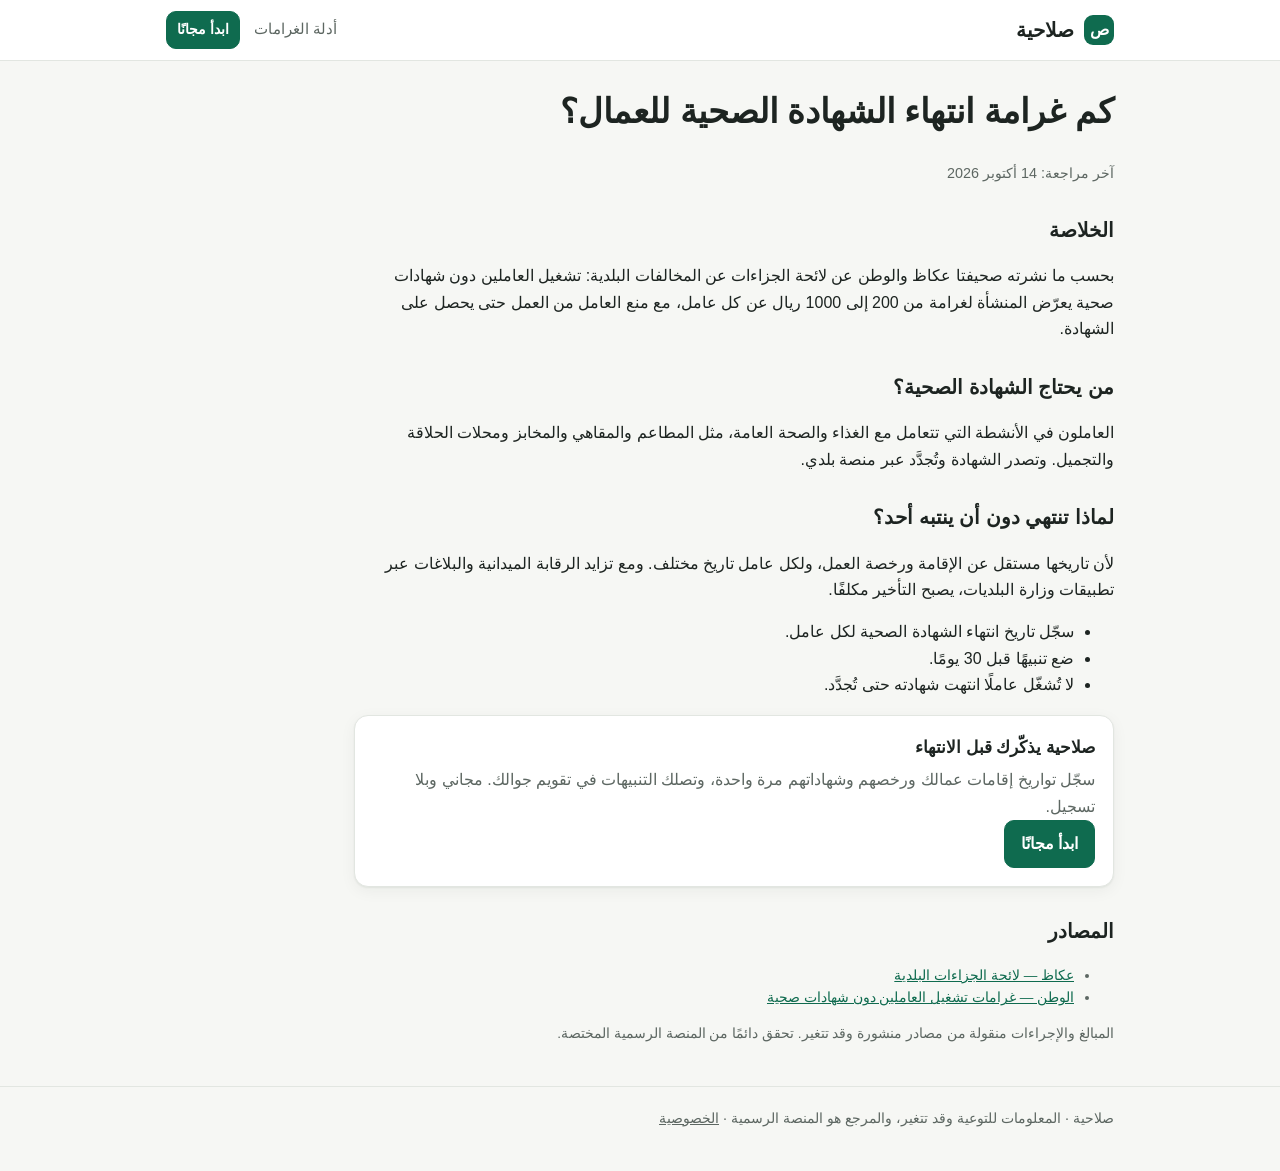
<file: guides/health-certificate-fine.html>
<!doctype html>
<html lang="ar" dir="rtl">
<head>
<meta charset="utf-8">
<meta name="viewport" content="width=device-width, initial-scale=1">
<meta http-equiv="Content-Security-Policy" content="default-src 'self'; script-src 'self'; style-src 'self'; img-src 'self' data:; connect-src 'none'; object-src 'none'; base-uri 'none'; form-action 'none'">
<title>كم غرامة انتهاء الشهادة الصحية للعمال؟ | صلاحية</title>
<meta name="description" content="غرامة تشغيل عامل بدون شهادة صحية سارية في المطاعم والمحلات بالسعودية، ومن تشملها، وكيف تتابع تواريخ الانتهاء.">
<link rel="canonical" href="https://ajxzxn.github.io/salahiya/guides/health-certificate-fine.html">
<link rel="icon" href="../assets/icon.svg" type="image/svg+xml">
<link rel="stylesheet" href="../assets/style.css">
</head>
<body>
<header class="top"><div class="wrap">
  <a class="logo" href="../"><span class="mark" aria-hidden="true">ص</span>صلاحية</a>
  <nav class="top"><a href="../guides/" class="hide-sm">أدلة الغرامات</a><a class="btn primary small" href="../app.html">ابدأ مجانًا</a></nav>
</div></header>
<main class="wrap"><article class="guide">
<h1>كم غرامة انتهاء الشهادة الصحية للعمال؟</h1>
<p class="note">آخر مراجعة: 14 أكتوبر 2026</p>
<h2>الخلاصة</h2>
<p>بحسب ما نشرته صحيفتا عكاظ والوطن عن لائحة الجزاءات عن المخالفات البلدية: تشغيل العاملين دون شهادات صحية يعرّض المنشأة لغرامة من 200 إلى 1000 ريال عن كل عامل، مع منع العامل من العمل حتى يحصل على الشهادة.</p>
<h2>من يحتاج الشهادة الصحية؟</h2>
<p>العاملون في الأنشطة التي تتعامل مع الغذاء والصحة العامة، مثل المطاعم والمقاهي والمخابز ومحلات الحلاقة والتجميل. وتصدر الشهادة وتُجدَّد عبر منصة بلدي.</p>
<h2>لماذا تنتهي دون أن ينتبه أحد؟</h2>
<p>لأن تاريخها مستقل عن الإقامة ورخصة العمل، ولكل عامل تاريخ مختلف. ومع تزايد الرقابة الميدانية والبلاغات عبر تطبيقات وزارة البلديات، يصبح التأخير مكلفًا.</p>
<ul><li>سجّل تاريخ انتهاء الشهادة الصحية لكل عامل.</li><li>ضع تنبيهًا قبل 30 يومًا.</li><li>لا تُشغّل عاملًا انتهت شهادته حتى تُجدَّد.</li></ul>
<div class="card"><h3>صلاحية يذكّرك قبل الانتهاء</h3><p>سجّل تواريخ إقامات عمالك ورخصهم وشهاداتهم مرة واحدة، وتصلك التنبيهات في تقويم جوالك. مجاني وبلا تسجيل.</p><p class="mt"><a class="btn primary" href="../app.html">ابدأ مجانًا</a></p></div>
<h2>المصادر</h2><ul class="src"><li><a href="https://www.okaz.com.sa/news/local/2141938" rel="nofollow noopener" target="_blank">عكاظ — لائحة الجزاءات البلدية</a></li><li><a href="https://www.alwatan.com.sa/ampArticle/1141240" rel="nofollow noopener" target="_blank">الوطن — غرامات تشغيل العاملين دون شهادات صحية</a></li></ul><p class="src">المبالغ والإجراءات منقولة من مصادر منشورة وقد تتغير. تحقق دائمًا من المنصة الرسمية المختصة.</p>
</article></main>
<footer class="bottom"><div class="wrap">صلاحية · المعلومات للتوعية وقد تتغير، والمرجع هو المنصة الرسمية · <a href="../privacy.html">الخصوصية</a></div></footer>
</body>
</html>
</file>
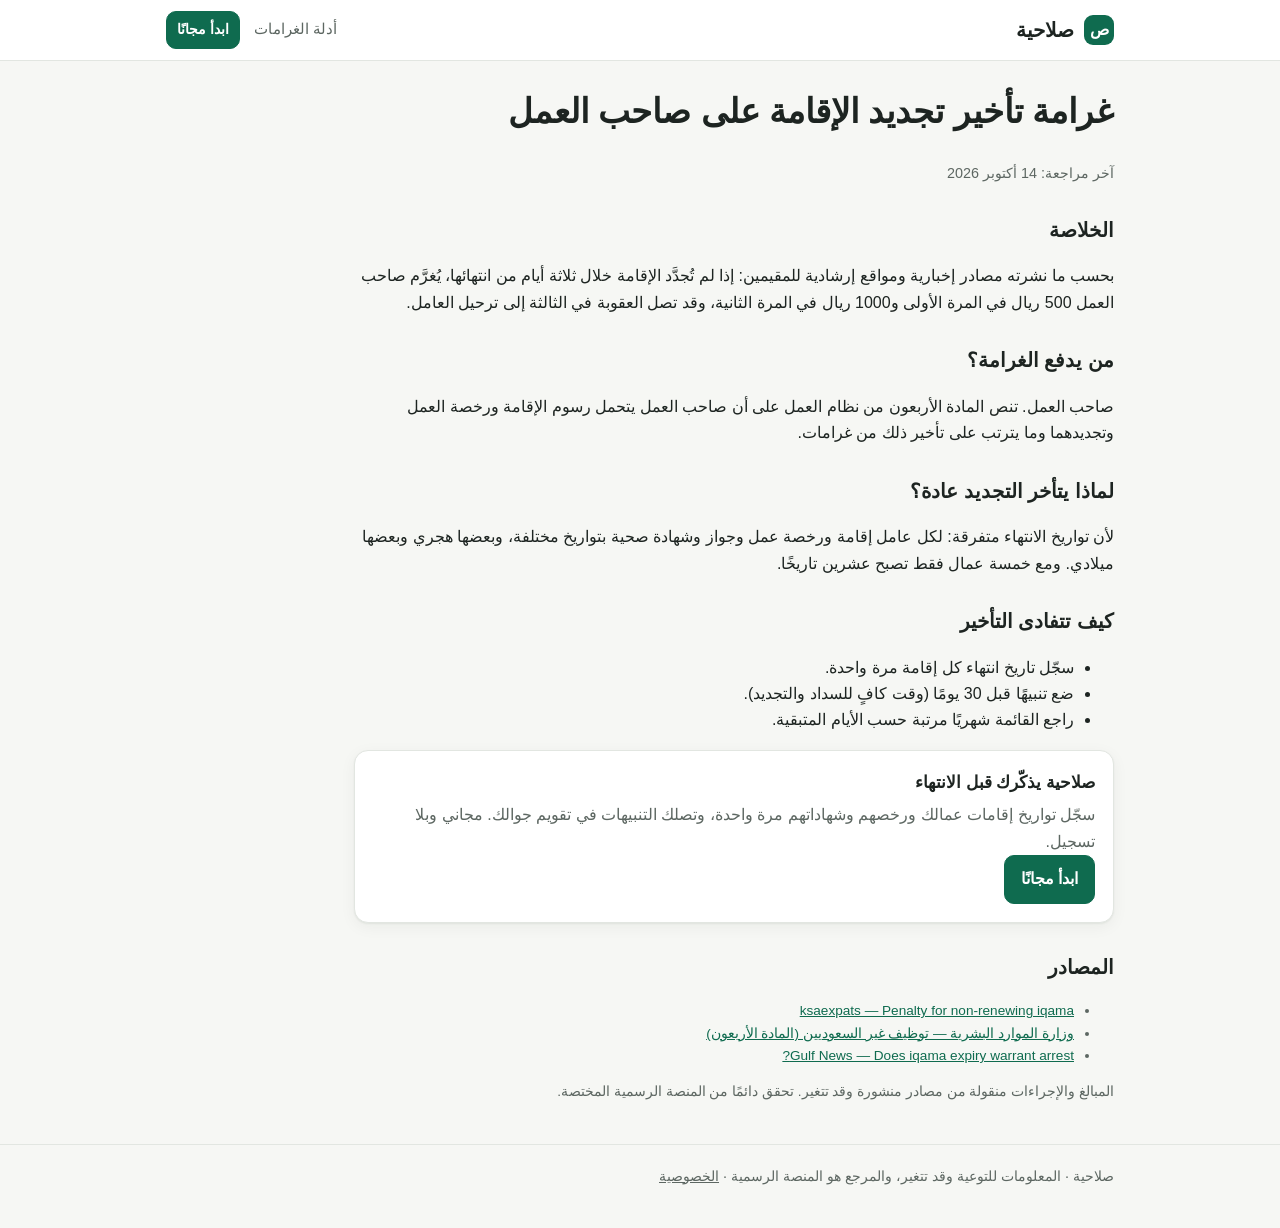
<file: guides/iqama-renewal-fine.html>
<!doctype html>
<html lang="ar" dir="rtl">
<head>
<meta charset="utf-8">
<meta name="viewport" content="width=device-width, initial-scale=1">
<meta http-equiv="Content-Security-Policy" content="default-src 'self'; script-src 'self'; style-src 'self'; img-src 'self' data:; connect-src 'none'; object-src 'none'; base-uri 'none'; form-action 'none'">
<title>غرامة تأخير تجديد الإقامة على صاحب العمل | صلاحية</title>
<meta name="description" content="كم غرامة تأخير تجديد إقامة العامل في السعودية، ومن يدفعها، ومتى تبدأ — مع طريقة بسيطة لتفادي التأخير.">
<link rel="canonical" href="https://ajxzxn.github.io/salahiya/guides/iqama-renewal-fine.html">
<link rel="icon" href="../assets/icon.svg" type="image/svg+xml">
<link rel="stylesheet" href="../assets/style.css">
</head>
<body>
<header class="top"><div class="wrap">
  <a class="logo" href="../"><span class="mark" aria-hidden="true">ص</span>صلاحية</a>
  <nav class="top"><a href="../guides/" class="hide-sm">أدلة الغرامات</a><a class="btn primary small" href="../app.html">ابدأ مجانًا</a></nav>
</div></header>
<main class="wrap"><article class="guide">
<h1>غرامة تأخير تجديد الإقامة على صاحب العمل</h1>
<p class="note">آخر مراجعة: 14 أكتوبر 2026</p>
<h2>الخلاصة</h2>
<p>بحسب ما نشرته مصادر إخبارية ومواقع إرشادية للمقيمين: إذا لم تُجدَّد الإقامة خلال ثلاثة أيام من انتهائها، يُغرَّم صاحب العمل 500 ريال في المرة الأولى و1000 ريال في المرة الثانية، وقد تصل العقوبة في الثالثة إلى ترحيل العامل.</p>
<h2>من يدفع الغرامة؟</h2>
<p>صاحب العمل. تنص المادة الأربعون من نظام العمل على أن صاحب العمل يتحمل رسوم الإقامة ورخصة العمل وتجديدهما وما يترتب على تأخير ذلك من غرامات.</p>
<h2>لماذا يتأخر التجديد عادة؟</h2>
<p>لأن تواريخ الانتهاء متفرقة: لكل عامل إقامة ورخصة عمل وجواز وشهادة صحية بتواريخ مختلفة، وبعضها هجري وبعضها ميلادي. ومع خمسة عمال فقط تصبح عشرين تاريخًا.</p>
<h2>كيف تتفادى التأخير</h2>
<ul><li>سجّل تاريخ انتهاء كل إقامة مرة واحدة.</li><li>ضع تنبيهًا قبل 30 يومًا (وقت كافٍ للسداد والتجديد).</li><li>راجع القائمة شهريًا مرتبة حسب الأيام المتبقية.</li></ul>
<div class="card"><h3>صلاحية يذكّرك قبل الانتهاء</h3><p>سجّل تواريخ إقامات عمالك ورخصهم وشهاداتهم مرة واحدة، وتصلك التنبيهات في تقويم جوالك. مجاني وبلا تسجيل.</p><p class="mt"><a class="btn primary" href="../app.html">ابدأ مجانًا</a></p></div>
<h2>المصادر</h2><ul class="src"><li><a href="https://ksaexpats.com/penalty-deportation-non-renewing-iqama" rel="nofollow noopener" target="_blank">ksaexpats — Penalty for non-renewing iqama</a></li><li><a href="https://www.hrsd.gov.sa/%D8%AA%D9%88%D8%B8%D9%8A%D9%81-%D8%BA%D9%8A%D8%B1-%D8%A7%D9%84%D8%B3%D8%B9%D9%88%D8%AF%D9%8A%D9%8A%D9%86" rel="nofollow noopener" target="_blank">وزارة الموارد البشرية — توظيف غير السعوديين (المادة الأربعون)</a></li><li><a href="https://gulfnews.com/world/gulf/saudi/saudi-arabia-does-iqama-expiry-warrant-arrest-1.1708682864150" rel="nofollow noopener" target="_blank">Gulf News — Does iqama expiry warrant arrest?</a></li></ul><p class="src">المبالغ والإجراءات منقولة من مصادر منشورة وقد تتغير. تحقق دائمًا من المنصة الرسمية المختصة.</p>
</article></main>
<footer class="bottom"><div class="wrap">صلاحية · المعلومات للتوعية وقد تتغير، والمرجع هو المنصة الرسمية · <a href="../privacy.html">الخصوصية</a></div></footer>
</body>
</html>
</file>
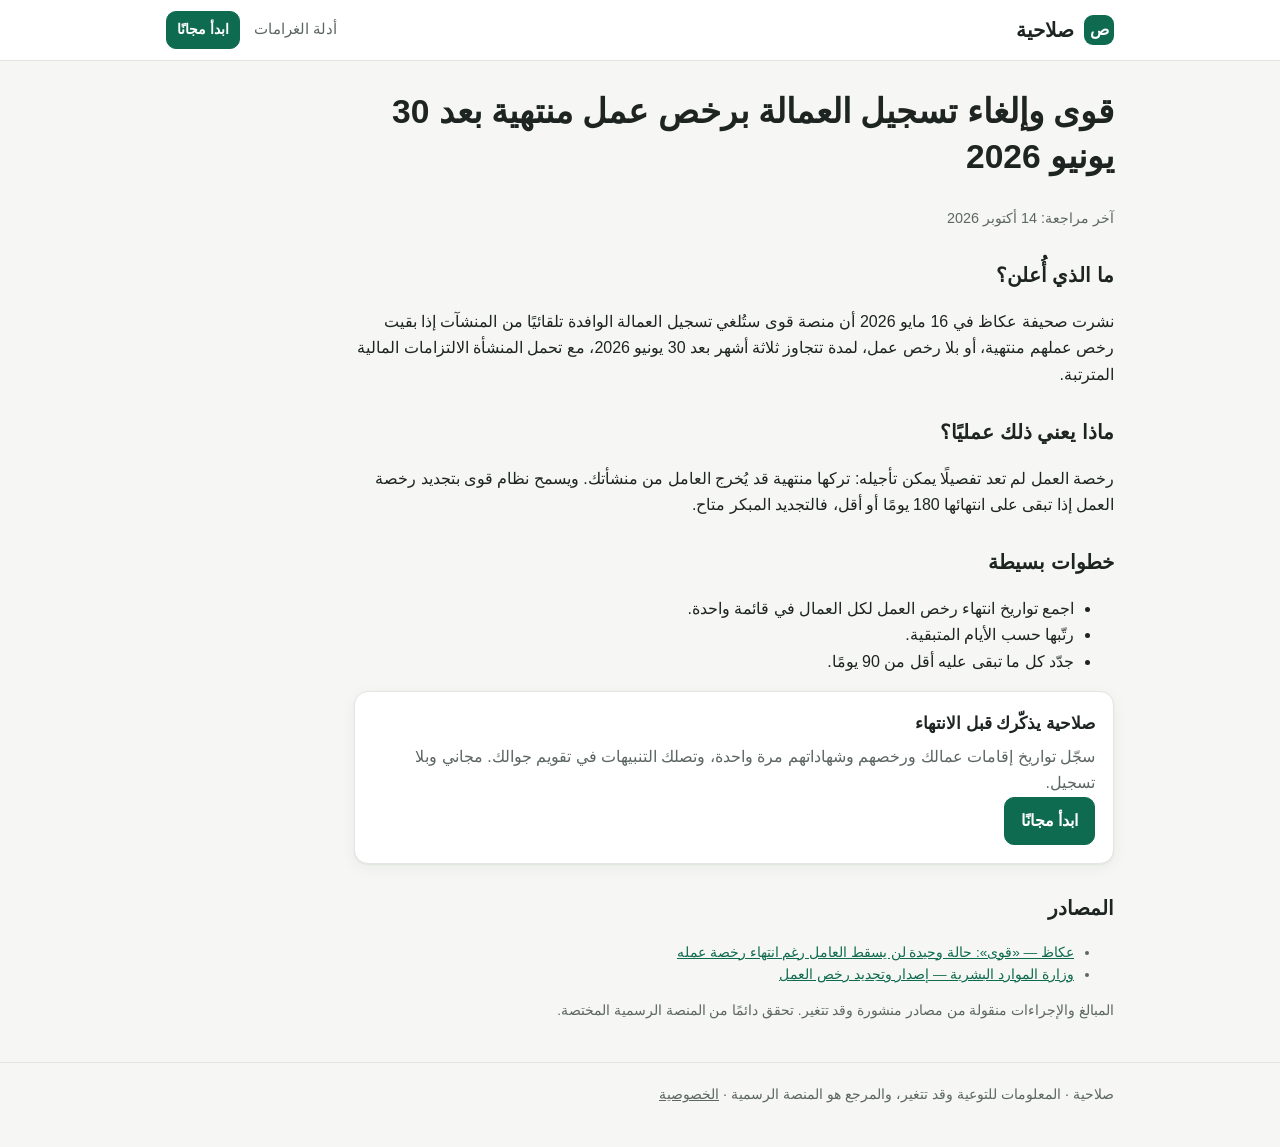
<file: guides/qiwa-expired-work-permit-2026.html>
<!doctype html>
<html lang="ar" dir="rtl">
<head>
<meta charset="utf-8">
<meta name="viewport" content="width=device-width, initial-scale=1">
<meta http-equiv="Content-Security-Policy" content="default-src 'self'; script-src 'self'; style-src 'self'; img-src 'self' data:; connect-src 'none'; object-src 'none'; base-uri 'none'; form-action 'none'">
<title>قوى وإلغاء تسجيل العمالة برخص عمل منتهية بعد 30 يونيو 2026 | صلاحية</title>
<meta name="description" content="ما الذي أعلنته منصة قوى عن العمالة التي تبقى رخص عملها منتهية أكثر من ثلاثة أشهر بعد 30 يونيو 2026، وماذا يعني لصاحب المنشأة.">
<link rel="canonical" href="https://ajxzxn.github.io/salahiya/guides/qiwa-expired-work-permit-2026.html">
<link rel="icon" href="../assets/icon.svg" type="image/svg+xml">
<link rel="stylesheet" href="../assets/style.css">
</head>
<body>
<header class="top"><div class="wrap">
  <a class="logo" href="../"><span class="mark" aria-hidden="true">ص</span>صلاحية</a>
  <nav class="top"><a href="../guides/" class="hide-sm">أدلة الغرامات</a><a class="btn primary small" href="../app.html">ابدأ مجانًا</a></nav>
</div></header>
<main class="wrap"><article class="guide">
<h1>قوى وإلغاء تسجيل العمالة برخص عمل منتهية بعد 30 يونيو 2026</h1>
<p class="note">آخر مراجعة: 14 أكتوبر 2026</p>
<h2>ما الذي أُعلن؟</h2>
<p>نشرت صحيفة عكاظ في 16 مايو 2026 أن منصة قوى ستُلغي تسجيل العمالة الوافدة تلقائيًا من المنشآت إذا بقيت رخص عملهم منتهية، أو بلا رخص عمل، لمدة تتجاوز ثلاثة أشهر بعد 30 يونيو 2026، مع تحمل المنشأة الالتزامات المالية المترتبة.</p>
<h2>ماذا يعني ذلك عمليًا؟</h2>
<p>رخصة العمل لم تعد تفصيلًا يمكن تأجيله: تركها منتهية قد يُخرج العامل من منشأتك. ويسمح نظام قوى بتجديد رخصة العمل إذا تبقى على انتهائها 180 يومًا أو أقل، فالتجديد المبكر متاح.</p>
<h2>خطوات بسيطة</h2>
<ul><li>اجمع تواريخ انتهاء رخص العمل لكل العمال في قائمة واحدة.</li><li>رتّبها حسب الأيام المتبقية.</li><li>جدّد كل ما تبقى عليه أقل من 90 يومًا.</li></ul>
<div class="card"><h3>صلاحية يذكّرك قبل الانتهاء</h3><p>سجّل تواريخ إقامات عمالك ورخصهم وشهاداتهم مرة واحدة، وتصلك التنبيهات في تقويم جوالك. مجاني وبلا تسجيل.</p><p class="mt"><a class="btn primary" href="../app.html">ابدأ مجانًا</a></p></div>
<h2>المصادر</h2><ul class="src"><li><a href="https://www.okaz.com.sa/economy/saudi/2248969" rel="nofollow noopener" target="_blank">عكاظ — «قوى»: حالة وحيدة لن يسقط العامل رغم انتهاء رخصة عمله</a></li><li><a href="https://www.hrsd.gov.sa/ministry-services/services/%D8%A5%D8%B5%D8%AF%D8%A7%D8%B1-%D9%88-%D8%AA%D8%AC%D8%AF%D9%8A%D8%AF-%D8%B1%D8%AE%D8%B5-%D8%A7%D9%84%D8%B9%D9%85%D9%84" rel="nofollow noopener" target="_blank">وزارة الموارد البشرية — إصدار وتجديد رخص العمل</a></li></ul><p class="src">المبالغ والإجراءات منقولة من مصادر منشورة وقد تتغير. تحقق دائمًا من المنصة الرسمية المختصة.</p>
</article></main>
<footer class="bottom"><div class="wrap">صلاحية · المعلومات للتوعية وقد تتغير، والمرجع هو المنصة الرسمية · <a href="../privacy.html">الخصوصية</a></div></footer>
</body>
</html>
</file>
<file: assets/style.css>
:root{
  --bg:#f6f7f4; --surface:#ffffff; --ink:#1d2421; --muted:#5d6762; --line:#e2e6e1;
  --brand:#0f6b4f; --brand-ink:#ffffff; --brand-soft:#e5f2ec;
  --red:#b42318; --red-soft:#fdecea; --amber:#9a5b00; --amber-soft:#fff4dc;
  --blue:#1c5d99; --blue-soft:#e8f0f9; --ok:#1f7a45; --ok-soft:#e7f5ec;
  --radius:14px; --shadow:0 1px 2px rgba(20,30,25,.06),0 4px 16px rgba(20,30,25,.05);
  color-scheme:light;
}
*{box-sizing:border-box}
html{-webkit-text-size-adjust:100%}
body{margin:0;background:var(--bg);color:var(--ink);
  font-family:-apple-system,BlinkMacSystemFont,"SF Arabic","Segoe UI","Noto Sans Arabic","Geeza Pro",Tahoma,sans-serif;
  font-size:16px;line-height:1.65}
a{color:var(--brand)}
.wrap{max-width:980px;margin:0 auto;padding:0 16px}
header.top{background:var(--surface);border-bottom:1px solid var(--line)}
header.top .wrap{display:flex;align-items:center;justify-content:space-between;gap:12px;min-height:60px}
.logo{display:flex;align-items:center;gap:10px;font-weight:800;font-size:1.25rem;color:var(--ink);text-decoration:none}
.logo .mark{width:30px;height:30px;border-radius:9px;background:var(--brand);color:#fff;display:grid;place-items:center;font-size:1rem}
nav.top a{margin-inline-start:14px;text-decoration:none;color:var(--muted);font-size:.95rem}
.btn{display:inline-flex;align-items:center;justify-content:center;gap:6px;border:1px solid var(--line);background:var(--surface);
  color:var(--ink);border-radius:10px;padding:10px 16px;font:inherit;font-weight:600;cursor:pointer;text-decoration:none;min-height:44px}
.btn:hover{border-color:#c9d0ca}
.btn.primary{background:var(--brand);border-color:var(--brand);color:var(--brand-ink)}
.btn.primary:hover{background:#0b5a42}
.btn.danger{color:var(--red)}
.btn.small{padding:6px 10px;min-height:36px;font-size:.9rem}
.btn:focus-visible,input:focus-visible,select:focus-visible,textarea:focus-visible{outline:3px solid #86c5ad;outline-offset:2px}
.hero{padding:56px 0 32px}
.hero h1{font-size:clamp(1.7rem,4.5vw,2.6rem);line-height:1.3;margin:0 0 14px}
.hero p.lead{font-size:1.15rem;color:var(--muted);max-width:640px;margin:0 0 24px}
.cta-row{display:flex;flex-wrap:wrap;gap:10px}
.grid3{display:grid;grid-template-columns:repeat(auto-fit,minmax(240px,1fr));gap:14px;margin:28px 0}
.card{background:var(--surface);border:1px solid var(--line);border-radius:var(--radius);padding:18px;box-shadow:var(--shadow)}
.card h3{margin:0 0 6px;font-size:1.05rem}
.card p{margin:0;color:var(--muted)}
section.block{padding:28px 0}
section.block h2{font-size:1.4rem;margin:0 0 12px}
.price{display:grid;grid-template-columns:repeat(auto-fit,minmax(220px,1fr));gap:14px}
.price .amount{font-size:1.6rem;font-weight:800}
.price ul{padding-inline-start:18px;margin:10px 0 0;color:var(--muted)}
.note{font-size:.9rem;color:var(--muted)}
footer.bottom{border-top:1px solid var(--line);margin-top:40px;padding:20px 0 40px;color:var(--muted);font-size:.9rem}
footer.bottom a{color:var(--muted)}
.banner{border-radius:10px;padding:10px 14px;margin:14px 0;font-size:.95rem}
.banner.info{background:var(--blue-soft);color:var(--blue)}
.banner.test{background:var(--amber-soft);color:var(--amber);font-weight:600}
.banner.warn{background:var(--red-soft);color:var(--red)}
/* app */
.stats{display:grid;grid-template-columns:repeat(4,1fr);gap:10px;margin:16px 0}
.stat{background:var(--surface);border:1px solid var(--line);border-radius:12px;padding:12px;text-align:center;cursor:pointer}
.stat b{display:block;font-size:1.6rem;line-height:1.2}
.stat span{font-size:.85rem;color:var(--muted)}
.stat.expired b{color:var(--red)} .stat.soon b{color:var(--amber)} .stat.mid b{color:var(--blue)} .stat.valid b{color:var(--ok)}
.stat[aria-pressed="true"]{outline:2px solid var(--brand)}
.toolbar{display:flex;flex-wrap:wrap;gap:8px;align-items:center;margin:10px 0}
.toolbar input[type=search]{flex:1 1 200px}
input,select,textarea{font:inherit;color:inherit;background:#fff;border:1px solid var(--line);border-radius:10px;padding:10px 12px;min-height:44px;width:100%}
textarea{min-height:120px}
label{font-weight:600;font-size:.92rem;display:block;margin-bottom:4px}
.form{display:grid;grid-template-columns:repeat(auto-fit,minmax(200px,1fr));gap:12px}
.form .full{grid-column:1/-1}
.seg{display:inline-flex;border:1px solid var(--line);border-radius:10px;overflow:hidden}
.seg button{border:0;background:#fff;padding:8px 12px;font:inherit;cursor:pointer;min-height:40px}
.seg button[aria-pressed="true"]{background:var(--brand);color:#fff}
.hint{font-size:.85rem;color:var(--muted);margin-top:4px;min-height:1.2em}
.hint.err{color:var(--red)}
.list{display:flex;flex-direction:column;gap:8px;margin-top:10px}
.item{background:var(--surface);border:1px solid var(--line);border-radius:12px;padding:12px 14px;display:grid;grid-template-columns:auto 1fr auto;gap:12px;align-items:center}
.pill{border-radius:999px;padding:4px 10px;font-size:.85rem;font-weight:700;white-space:nowrap;text-align:center;min-width:84px}
.pill.expired{background:var(--red-soft);color:var(--red)} .pill.soon{background:var(--amber-soft);color:var(--amber)}
.pill.mid{background:var(--blue-soft);color:var(--blue)} .pill.valid{background:var(--ok-soft);color:var(--ok)}
.item .t{font-weight:700}
.item .s{font-size:.88rem;color:var(--muted)}
.item .acts{display:flex;gap:6px}
.empty{text-align:center;padding:36px 16px;color:var(--muted);background:var(--surface);border:1px dashed var(--line);border-radius:12px}
dialog{border:0;border-radius:16px;padding:0;max-width:560px;width:calc(100% - 32px);box-shadow:0 20px 60px rgba(0,0,0,.25)}
dialog::backdrop{background:rgba(15,25,20,.45)}
dialog .dlg{padding:20px}
dialog h2{margin:0 0 10px;font-size:1.2rem}
.dlg-actions{display:flex;gap:8px;justify-content:flex-start;margin-top:16px;flex-wrap:wrap}
details.fines{margin-top:24px}
details.fines summary{cursor:pointer;font-weight:700}
table.fines{width:100%;border-collapse:collapse;margin-top:10px;font-size:.92rem;background:#fff}
table.fines td,table.fines th{border:1px solid var(--line);padding:8px;text-align:start;vertical-align:top}
.toast{position:fixed;inset-inline:16px;bottom:16px;margin:auto;max-width:420px;background:#1d2421;color:#fff;padding:12px 16px;border-radius:12px;opacity:0;transition:opacity .2s;pointer-events:none;text-align:center}
.toast.show{opacity:1}
article.guide{max-width:760px}
article.guide h1{font-size:clamp(1.5rem,4vw,2.1rem);line-height:1.35}
article.guide h2{font-size:1.25rem;margin-top:28px}
.src{font-size:.85rem;color:var(--muted)}
@media (max-width:560px){
  .stats{grid-template-columns:repeat(2,1fr)}
  .item{grid-template-columns:1fr auto}
  .item .pill{grid-column:1/-1;justify-self:start}
  nav.top a.hide-sm{display:none}
}
.app-h1{margin:18px 0 4px;font-size:1.4rem}
.date-row{display:flex;gap:8px;align-items:center;flex-wrap:wrap}
.date-row input{flex:1 1 160px;width:auto}
.mt{margin-top:14px}
dialog{max-height:calc(100dvh - 24px);overflow-y:auto}
.date-in{text-align:right}
.dlg-actions{position:sticky;bottom:0;background:#fff;padding:12px 0 8px;margin-bottom:-12px}
</file>
<file: business/business.css>
/* Business interest page; builds on ../assets/style.css */
.eyebrow{margin:0 0 8px;color:var(--brand);font-weight:700;font-size:.95rem}
.grid3 .card{min-width:0}
.grid2{grid-template-columns:repeat(2,minmax(0,1fr))}
.shots{display:grid;grid-template-columns:repeat(3,minmax(0,1fr));gap:14px;margin-top:14px}
.shots figure{margin:0;background:var(--surface);border:1px solid var(--line);border-radius:var(--radius);padding:10px;box-shadow:var(--shadow)}
.shots img{display:block;width:100%;height:auto;border-radius:10px;border:1px solid var(--line)}
.shots figcaption{font-size:.9rem;color:var(--muted);margin-top:8px}
.form-card{margin-top:14px}
.form-card .btn.primary{width:100%;max-width:360px}
.hp{position:absolute;inset-inline-start:-10000px;width:1px;height:1px;overflow:hidden}
.hint.ok{color:var(--ok)}
[hidden]{display:none!important}
.link-mode p{margin:0 0 12px}
.disclaimer{margin:0 0 8px;color:var(--ink);font-weight:600}
@media (max-width:640px){
  .grid2{grid-template-columns:1fr}
  .shots{grid-template-columns:1fr;max-width:380px;margin-inline:auto}
}
</file>
